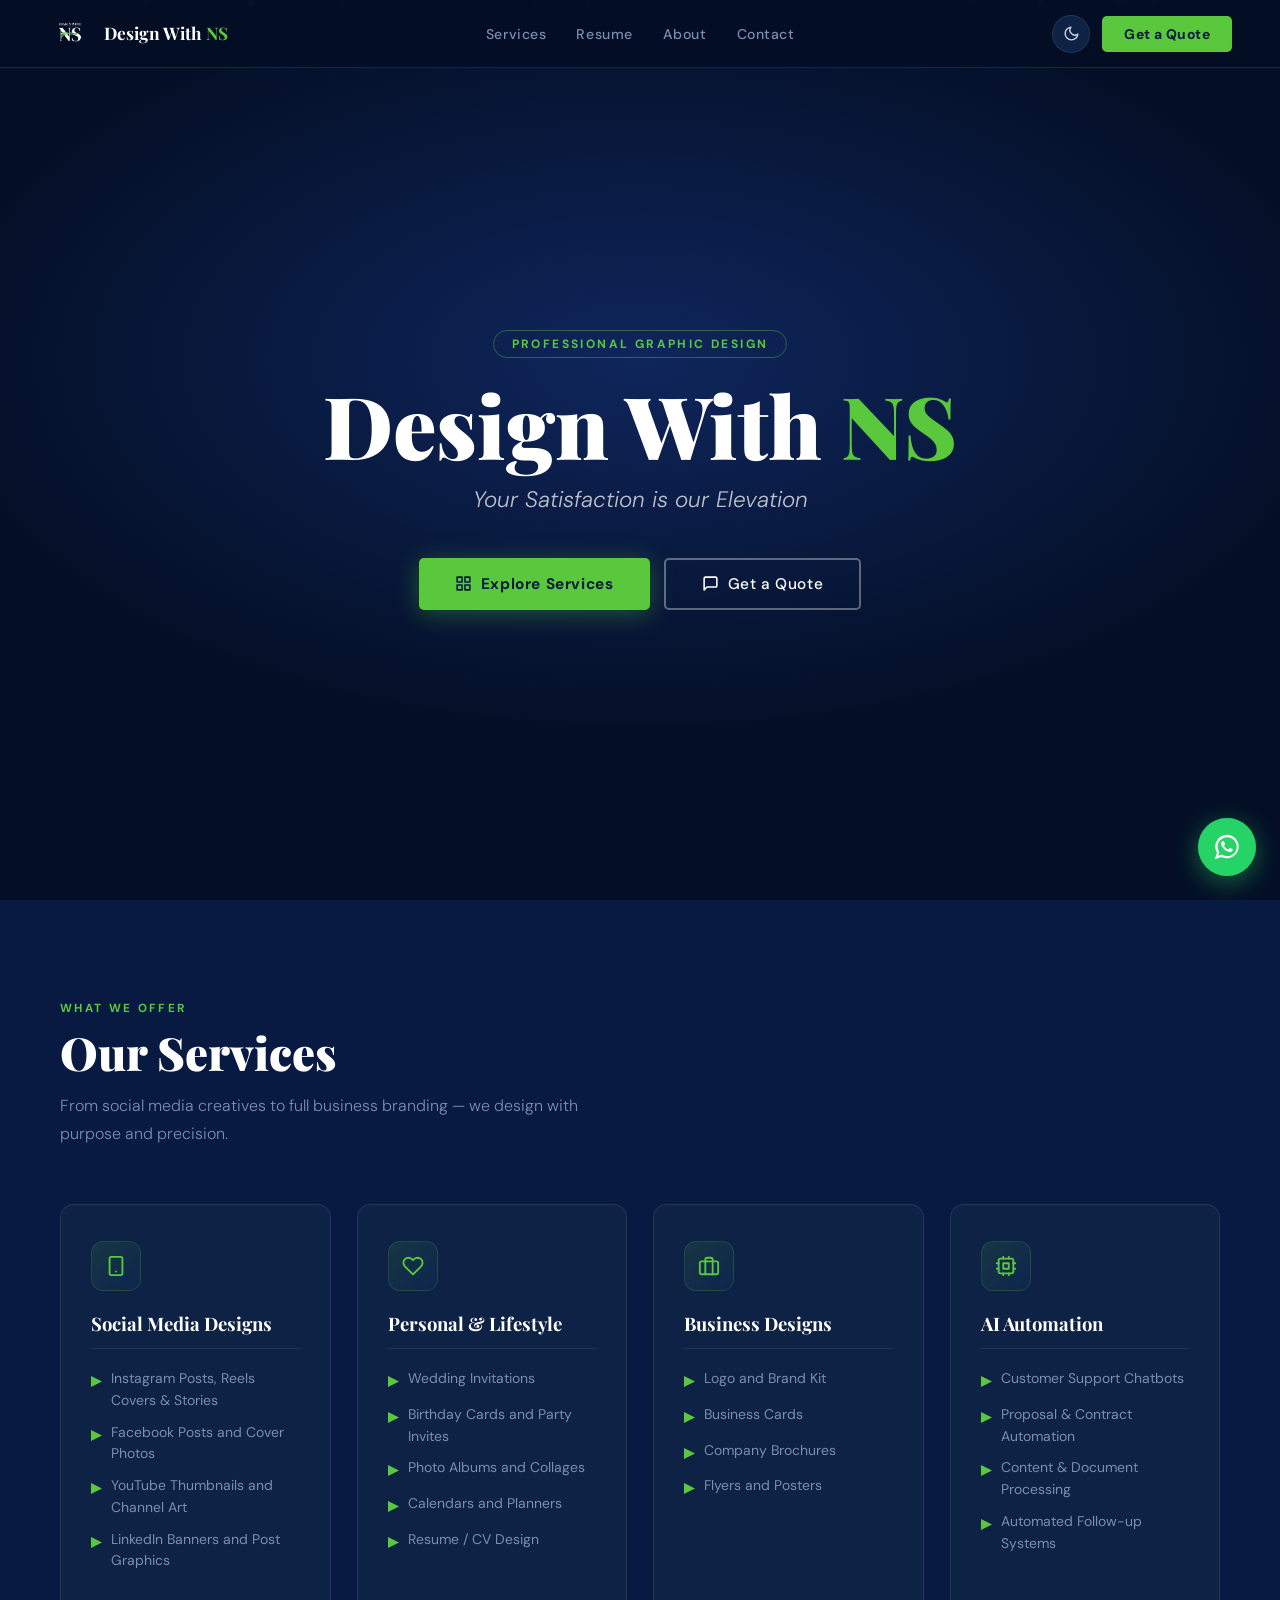
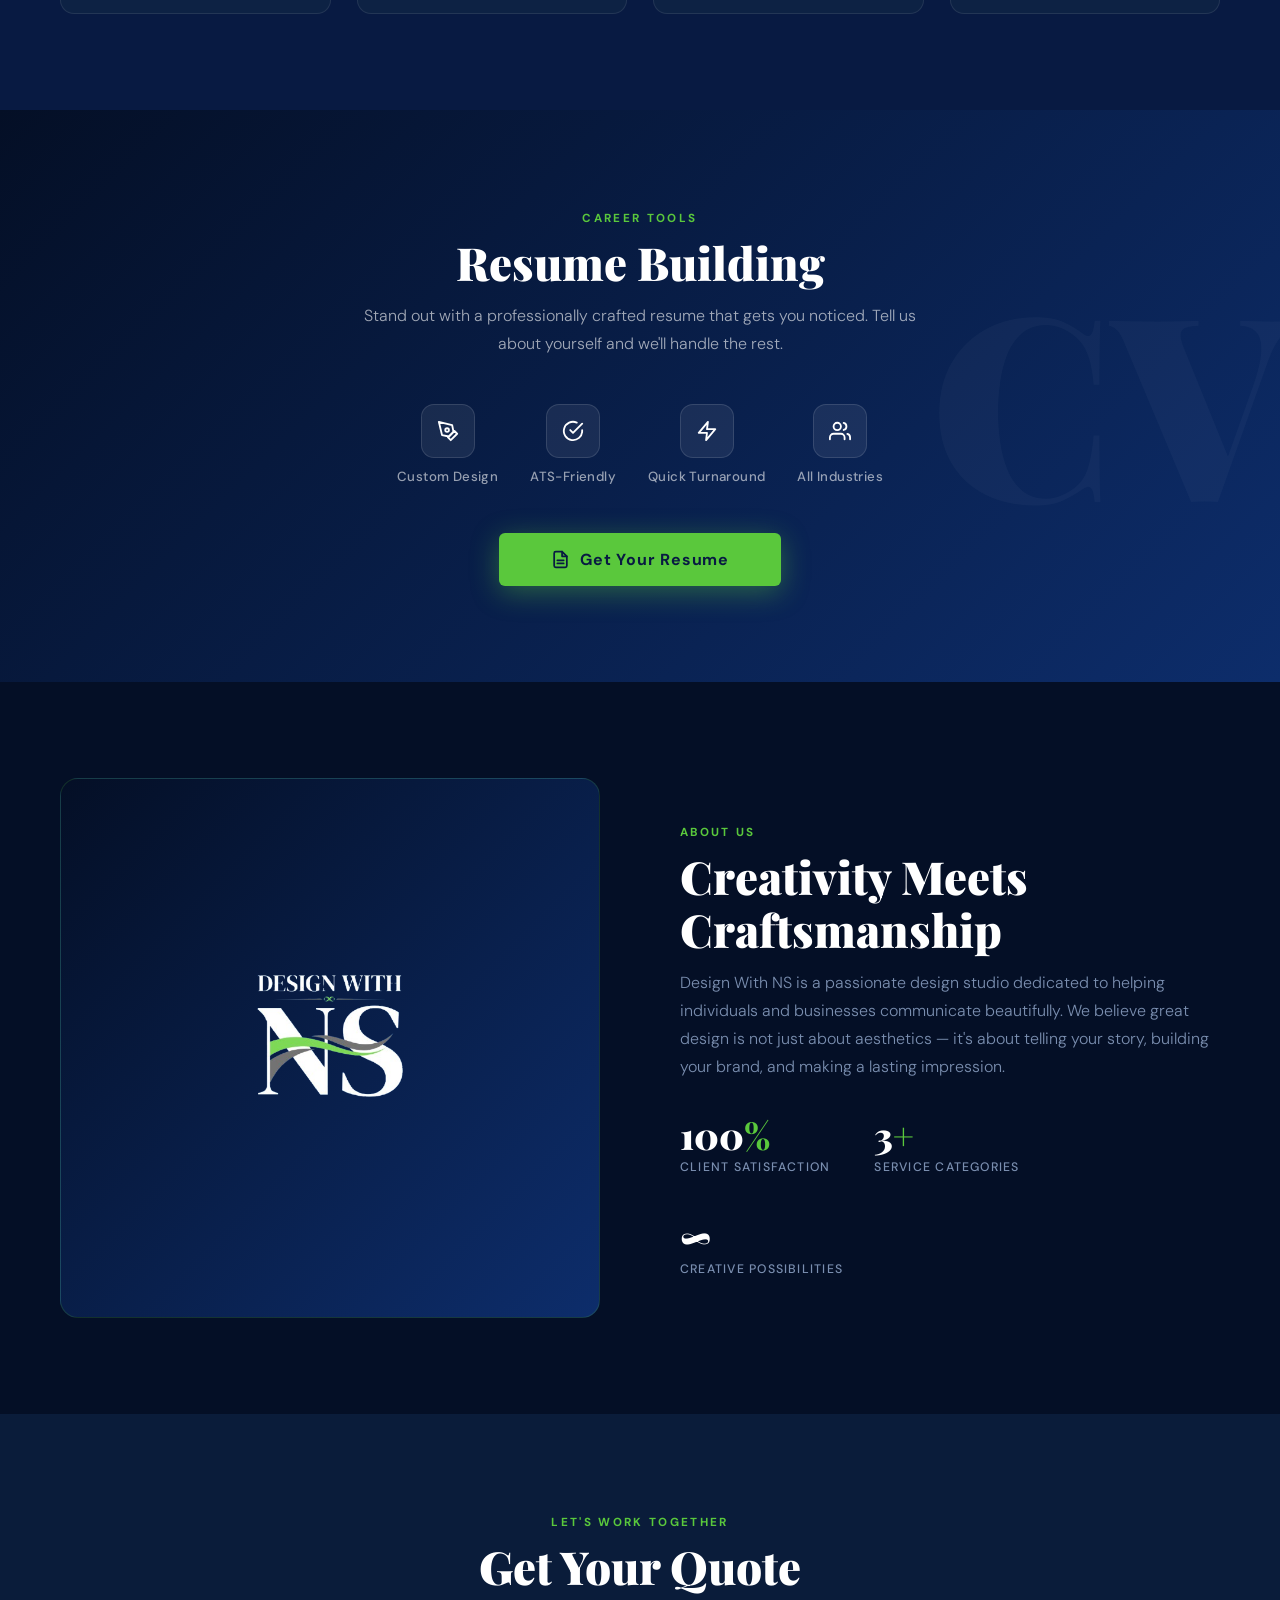
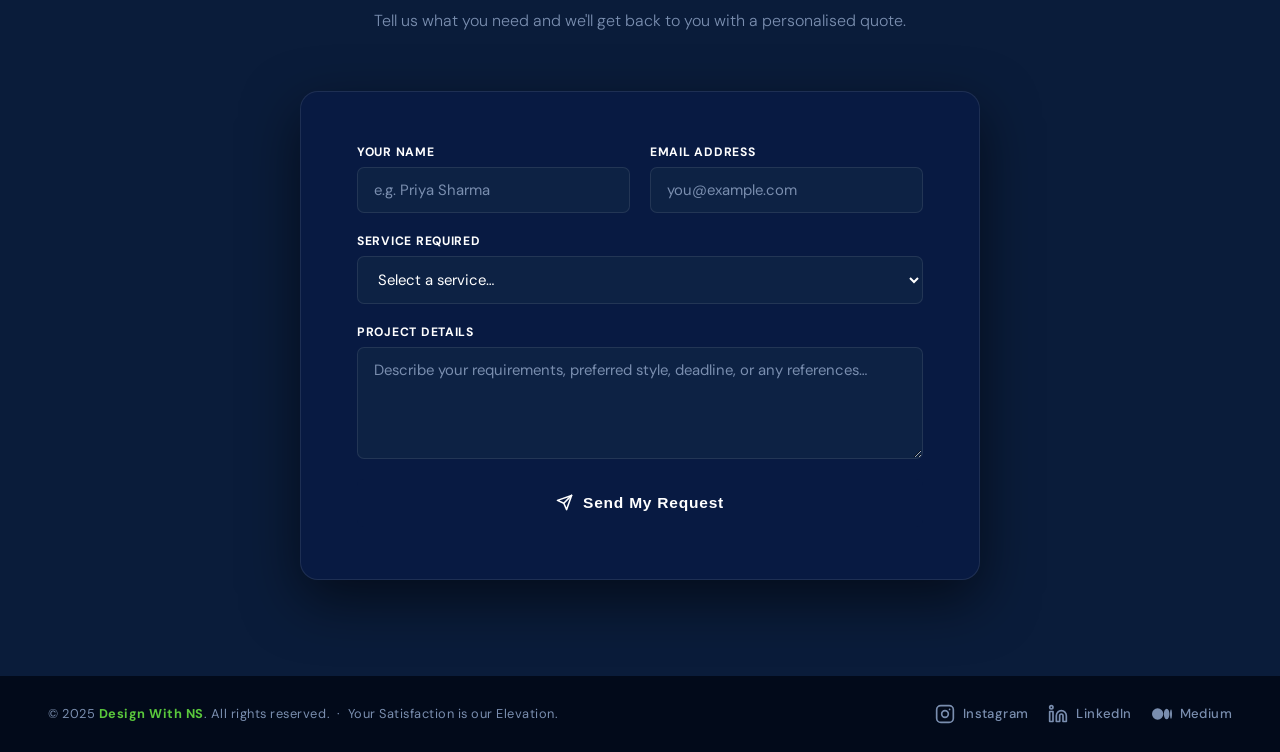
<file: index.html>
<!DOCTYPE html>
<html lang="en" data-theme="dark">
<head>
<meta charset="UTF-8" />
<meta name="viewport" content="width=device-width, initial-scale=1.0" />
<title>Design With NS – Your Satisfaction is our Elevation</title>
<link href="https://fonts.googleapis.com/css2?family=Playfair+Display:wght@700;900&family=DM+Sans:ital,wght@0,300;0,400;0,500;0,600;1,300&display=swap" rel="stylesheet" />
<style>
/* ═══════════════════════════════════════════
   THEME TOKENS
═══════════════════════════════════════════ */
:root {
  --green:      #5ac83c;
  --green-hover:#6edc4f;
  --green-glow: rgba(90,200,60,.35);
  --tt: background .35s ease, color .35s ease, border-color .35s ease, box-shadow .35s ease;
}
[data-theme="dark"] {
  --bg:          #040f26;
  --bg-section:  #081a42;
  --bg-card:     #0d2244;
  --bg-alt:      #0a1c3a;
  --navy-mid:    #163580;
  --border:      rgba(90,200,60,.18);
  --border-soft: rgba(255,255,255,.09);
  --text-h:      #ffffff;
  --text-body:   #c8d3e8;
  --text-muted:  #7a8eaf;
  --nav-bg:      rgba(4,15,38,.93);
  --shadow:      0 20px 56px rgba(0,0,0,.55);
}
[data-theme="light"] {
  --bg:          #f4f6fb;
  --bg-section:  #ffffff;
  --bg-card:     #eef2fb;
  --bg-alt:      #e6eef8;
  --navy-mid:    #163580;
  --border:      rgba(13,45,107,.16);
  --border-soft: rgba(13,45,107,.1);
  --text-h:      #0d2d6b;
  --text-body:   #334466;
  --text-muted:  #6a7fa0;
  --nav-bg:      rgba(244,246,251,.93);
  --shadow:      0 20px 56px rgba(13,45,107,.1);
}

/* ─── Reset ─── */
*,*::before,*::after{box-sizing:border-box;margin:0;padding:0}
html{scroll-behavior:smooth;font-size:16px}
body{font-family:'DM Sans',sans-serif;background:var(--bg);color:var(--text-body);overflow-x:hidden;transition:var(--tt)}
img{max-width:100%;display:block}
a{text-decoration:none}

/* ═══════════════════════════════════════════
   NAV
═══════════════════════════════════════════ */
nav{
  position:fixed;top:0;left:0;right:0;z-index:200;
  display:flex;align-items:center;justify-content:space-between;
  padding:0 48px;height:68px;
  background:var(--nav-bg);backdrop-filter:blur(16px);
  border-bottom:1px solid var(--border);
  transition:var(--tt),box-shadow .3s;
}
.nav-logo{display:flex;align-items:center;gap:12px}
.nav-logo img{height:44px;width:44px;object-fit:contain;border-radius:6px}
.nav-brand{font-family:'Playfair Display',serif;font-size:1.08rem;font-weight:700;color:var(--text-h);line-height:1.2;transition:color .3s}
.nav-brand span{color:var(--green)}
.nav-links{display:flex;gap:30px;list-style:none}
.nav-links a{
  color:var(--text-muted);font-size:.88rem;font-weight:500;
  letter-spacing:.04em;transition:color .2s;padding:4px 0;
  position:relative;
}
.nav-links a::after{
  content:'';position:absolute;bottom:-2px;left:0;right:0;height:2px;
  background:var(--green);transform:scaleX(0);transition:transform .25s;
}
.nav-links a:hover{color:var(--green)}
.nav-links a:hover::after{transform:scaleX(1)}
.nav-right{display:flex;align-items:center;gap:12px}

/* Theme toggle */
.theme-toggle{
  width:38px;height:38px;border-radius:50%;border:1.5px solid var(--border-soft);
  background:var(--bg-card);cursor:pointer;display:flex;align-items:center;
  justify-content:center;transition:all .25s;color:var(--text-body);flex-shrink:0;
}
.theme-toggle:hover{border-color:var(--green);color:var(--green);transform:rotate(18deg)}
.theme-toggle svg{width:17px;height:17px;stroke:currentColor;fill:none;stroke-width:2;stroke-linecap:round;stroke-linejoin:round}
.i-sun,.i-moon{display:none}
[data-theme="dark"] .i-moon{display:block}
[data-theme="light"] .i-sun{display:block}

.nav-cta{
  background:var(--green);color:#081a42;padding:9px 22px;
  border-radius:5px;font-size:.87rem;font-weight:700;
  letter-spacing:.03em;transition:background .2s,transform .15s,box-shadow .2s;white-space:nowrap;
}
.nav-cta:hover{background:var(--green-hover);transform:translateY(-1px);box-shadow:0 4px 16px var(--green-glow)}

/* Hamburger */
.hamburger{display:none;flex-direction:column;gap:5px;cursor:pointer;padding:6px;border:none;background:none}
.hamburger span{display:block;width:22px;height:2px;background:var(--text-h);border-radius:2px;transition:all .3s}
.hamburger.open span:nth-child(1){transform:translateY(7px) rotate(45deg)}
.hamburger.open span:nth-child(2){opacity:0}
.hamburger.open span:nth-child(3){transform:translateY(-7px) rotate(-45deg)}

/* Mobile drawer */
.mobile-nav{
  display:none;position:fixed;top:68px;left:0;right:0;z-index:190;
  background:var(--nav-bg);backdrop-filter:blur(16px);
  border-bottom:1px solid var(--border);
  padding:20px 24px 28px;flex-direction:column;gap:4px;
  animation:slideDown .25s ease;
  transition:var(--tt);
}
.mobile-nav.open{display:flex}
@keyframes slideDown{from{opacity:0;transform:translateY(-10px)}to{opacity:1;transform:translateY(0)}}
.mobile-nav a{padding:12px 8px;color:var(--text-body);font-size:1rem;font-weight:500;border-bottom:1px solid var(--border-soft);transition:color .2s}
.mobile-nav a:hover{color:var(--green)}
.mobile-nav .m-cta{margin-top:16px;background:var(--green);color:#081a42;padding:13px;border-radius:5px;font-weight:700;text-align:center;border-bottom:none}

/* ═══════════════════════════════════════════
   HERO
═══════════════════════════════════════════ */
.hero{
  min-height:100vh;display:flex;align-items:center;justify-content:center;
  position:relative;overflow:hidden;
  padding:120px 48px 80px;text-align:center;
  background:#040f26;
  transition:var(--tt);
}
[data-theme="light"] .hero{background:#ffffff}
.hero-grad{position:absolute;inset:0;pointer-events:none;background:radial-gradient(ellipse 80% 60% at 50% 40%,rgba(22,53,128,.6) 0%,transparent 70%)}
[data-theme="light"] .hero-grad{display:none}
[data-theme="light"] .hero h1{color:var(--text-h)}
[data-theme="light"] .hero-tagline{color:var(--text-muted)}
[data-theme="light"] .hero-eyebrow{color:var(--green);border-color:rgba(90,200,60,.5)}
[data-theme="light"] .btn-outline{border-color:rgba(13,45,107,.35);color:var(--text-h)}
[data-theme="light"] .btn-outline:hover{border-color:var(--green);color:var(--green)}

[data-theme="light"] .hero-particles{display:none}
.hero-particles{position:absolute;inset:0;overflow:hidden;pointer-events:none}
.hero-particles span{position:absolute;border-radius:50%;animation:floatDot linear infinite}
@keyframes floatDot{
  0%{transform:translateY(110vh) scale(0);opacity:0}
  8%{opacity:1}92%{opacity:.4}
  100%{transform:translateY(-15vh) scale(1.1);opacity:0}
}

.hero-content{position:relative;z-index:2;max-width:740px}
.hero-eyebrow{
  display:inline-block;color:var(--green);font-size:.75rem;
  letter-spacing:.2em;font-weight:700;text-transform:uppercase;
  margin-bottom:22px;border:1px solid rgba(90,200,60,.4);
  padding:5px 18px;border-radius:20px;animation:fadeUp .7s .1s both;
}
.hero h1{
  font-family:'Playfair Display',serif;
  font-size:clamp(2.7rem,7vw,5.4rem);
  font-weight:900;color:#fff;line-height:1.05;
  margin-bottom:14px;animation:fadeUp .7s .2s both;
}
.hero h1 .ns{color:var(--green)}
.hero-tagline{
  font-size:clamp(1rem,2.5vw,1.4rem);color:rgba(255,255,255,.72);
  font-style:italic;font-weight:300;margin-bottom:44px;
  animation:fadeUp .7s .3s both;
}
.hero-actions{display:flex;gap:14px;justify-content:center;flex-wrap:wrap;animation:fadeUp .7s .4s both}
@keyframes fadeUp{from{opacity:0;transform:translateY(22px)}to{opacity:1;transform:translateY(0)}}

.btn-primary{
  background:var(--green);color:#081a42;padding:14px 36px;border-radius:5px;
  font-size:.96rem;font-weight:700;letter-spacing:.04em;
  transition:all .22s;box-shadow:0 4px 24px var(--green-glow);
  display:inline-flex;align-items:center;gap:9px;
}
.btn-primary:hover{background:var(--green-hover);transform:translateY(-2px);box-shadow:0 8px 32px rgba(90,200,60,.5)}
.btn-outline{
  border:2px solid rgba(255,255,255,.35);color:#fff;padding:14px 36px;border-radius:5px;
  font-size:.96rem;font-weight:500;letter-spacing:.04em;transition:all .22s;
  display:inline-flex;align-items:center;gap:9px;
}
.btn-outline:hover{border-color:var(--green);color:var(--green);transform:translateY(-2px)}

/* icon sizing in buttons */
.btn-primary svg,.btn-outline svg{width:17px;height:17px;flex-shrink:0;stroke:currentColor;fill:none;stroke-width:2.2;stroke-linecap:round;stroke-linejoin:round}
.btn-primary svg{stroke:#081a42}

/* ═══════════════════════════════════════════
   SHARED
═══════════════════════════════════════════ */
section{padding:96px 48px;transition:var(--tt)}
.section-label{display:inline-block;color:var(--green);font-size:.73rem;font-weight:700;letter-spacing:.2em;text-transform:uppercase;margin-bottom:10px}
.section-title{font-family:'Playfair Display',serif;font-size:clamp(1.85rem,4vw,2.85rem);font-weight:900;color:var(--text-h);line-height:1.15;margin-bottom:14px;transition:color .35s}
.section-sub{color:var(--text-muted);font-size:1rem;font-weight:300;max-width:560px;line-height:1.75}
.section-header{margin-bottom:56px}

/* ═══════════════════════════════════════════
   SERVICES
═══════════════════════════════════════════ */
#services{background:var(--bg-section)}
.services-wrap{max-width:1160px;margin:0 auto}
.services-grid{display:grid;grid-template-columns:repeat(auto-fit,minmax(260px,1fr));gap:26px}
.service-card{
  border:1.5px solid var(--border-soft);border-radius:14px;
  padding:36px 30px;background:var(--bg-card);
  transition:all .3s,var(--tt);position:relative;overflow:hidden;
}
.service-card::after{
  content:'';position:absolute;bottom:0;left:0;right:0;height:3px;
  background:linear-gradient(90deg,var(--green),var(--navy-mid));
  transform:scaleX(0);transform-origin:left;transition:transform .35s;
}
.service-card:hover{border-color:rgba(90,200,60,.4);transform:translateY(-5px);box-shadow:var(--shadow)}
.service-card:hover::after{transform:scaleX(1)}
.svc-icon{
  width:50px;height:50px;border-radius:12px;
  background:linear-gradient(135deg,rgba(90,200,60,.12),rgba(22,53,128,.18));
  border:1px solid var(--border);display:flex;align-items:center;justify-content:center;
  margin-bottom:20px;transition:transform .3s;
}
.service-card:hover .svc-icon{transform:scale(1.1) rotate(-4deg)}
.svc-icon svg{width:22px;height:22px;stroke:var(--green);fill:none;stroke-width:2;stroke-linecap:round;stroke-linejoin:round}
.service-card h3{font-family:'Playfair Display',serif;font-size:1.16rem;font-weight:700;color:var(--text-h);margin-bottom:14px;border-bottom:1.5px solid var(--border-soft);padding-bottom:12px;transition:color .35s}
.service-list{list-style:none}
.service-list li{padding:5px 0;font-size:.875rem;color:var(--text-muted);display:flex;align-items:flex-start;gap:9px;line-height:1.55;transition:color .35s}
.li-arr{flex-shrink:0;margin-top:4px;color:var(--green)}
.li-arr svg{width:11px;height:11px;fill:var(--green)}

/* ═══════════════════════════════════════════
   RESUME — dark mode (base)
═══════════════════════════════════════════ */
#resume{
  background:linear-gradient(135deg,#040f26 0%,#0d2d6b 100%);
  text-align:center;position:relative;overflow:hidden;
}
#resume::before{
  content:'CV';position:absolute;right:-10px;top:50%;transform:translateY(-50%);
  font-family:'Playfair Display',serif;font-size:clamp(7rem,20vw,18rem);font-weight:900;
  color:rgba(255,255,255,.03);line-height:1;pointer-events:none;user-select:none;
}
#resume .section-label{color:var(--green)}
#resume .section-title{color:#ffffff}
#resume .section-sub{color:rgba(255,255,255,.62);margin:0 auto 46px}

.resume-features{display:flex;justify-content:center;gap:32px;flex-wrap:wrap;margin-bottom:48px}
.r-feat{display:flex;flex-direction:column;align-items:center;gap:10px}
.r-feat-icon{
  width:54px;height:54px;border-radius:13px;
  background:rgba(255,255,255,.07);border:1px solid rgba(255,255,255,.12);
  display:flex;align-items:center;justify-content:center;transition:all .3s;
}
.r-feat:hover .r-feat-icon{background:rgba(90,200,60,.2);border-color:rgba(90,200,60,.4);transform:translateY(-4px)}
.r-feat-icon svg{width:22px;height:22px;stroke:#fff;fill:none;stroke-width:2;stroke-linecap:round;stroke-linejoin:round}
.r-feat span{font-size:.83rem;font-weight:500;color:rgba(255,255,255,.58);letter-spacing:.03em}

/* RESUME — light mode overrides */
[data-theme="light"] #resume{background:#ffffff}
[data-theme="light"] #resume::before{color:rgba(13,45,107,.04)}
[data-theme="light"] #resume .section-title{color:var(--text-h)}
[data-theme="light"] #resume .section-sub{color:var(--text-muted)}
[data-theme="light"] .r-feat-icon{background:rgba(13,45,107,.07);border-color:rgba(13,45,107,.15)}
[data-theme="light"] .r-feat-icon svg{stroke:var(--navy-mid)}
[data-theme="light"] .r-feat span{color:var(--text-muted)}

.btn-resume{
  display:inline-flex;align-items:center;gap:10px;
  background:var(--green);color:#081a42;
  padding:16px 52px;border-radius:6px;font-size:1rem;
  font-weight:700;letter-spacing:.05em;
  box-shadow:0 6px 28px rgba(90,200,60,.4);transition:all .22s;
}
.btn-resume svg{width:19px;height:19px;stroke:#081a42;fill:none;stroke-width:2.2;stroke-linecap:round;stroke-linejoin:round}
.btn-resume:hover{background:var(--green-hover);transform:translateY(-3px);box-shadow:0 12px 36px rgba(90,200,60,.55)}

/* ═══════════════════════════════════════════
   ABOUT
═══════════════════════════════════════════ */
#about{background:var(--bg)}
.about-inner{max-width:1160px;margin:0 auto;display:grid;grid-template-columns:1fr 1fr;gap:80px;align-items:center}
.about-visual{
  background:linear-gradient(135deg,#040f26,#0d2d6b);border-radius:18px;
  padding:64px;display:flex;align-items:center;justify-content:center;
  aspect-ratio:1;border:1px solid var(--border);
}
[data-theme="light"] .about-visual{background:#ffffff;border-color:var(--border)}
.about-visual img{max-width:72%}
.about-content .section-sub{margin-bottom:36px;max-width:100%}
.about-stats{display:flex;gap:44px;flex-wrap:wrap}
.stat-num{font-family:'Playfair Display',serif;font-size:2.3rem;font-weight:900;color:var(--text-h);line-height:1;transition:color .35s}
.stat-num em{color:var(--green);font-style:normal}
.stat-label{font-size:.77rem;color:var(--text-muted);font-weight:500;text-transform:uppercase;letter-spacing:.1em;margin-top:5px}

/* ═══════════════════════════════════════════
   QUOTE
═══════════════════════════════════════════ */
#quote{background:var(--bg-alt)}
.quote-wrap{
  max-width:680px;margin:0 auto;
  background:var(--bg-section);border-radius:18px;
  padding:52px 56px;border:1.5px solid var(--border-soft);
  box-shadow:var(--shadow);transition:var(--tt);
}
.form-grid{display:grid;grid-template-columns:1fr 1fr;gap:20px;margin-bottom:20px}
.fg{display:flex;flex-direction:column;gap:7px}
.fg.full{grid-column:1/-1}
.fg label{font-size:.76rem;font-weight:700;color:var(--text-h);letter-spacing:.06em;text-transform:uppercase;transition:color .35s}
.fg input,.fg select,.fg textarea{
  border:1.5px solid var(--border-soft);border-radius:7px;
  padding:12px 16px;font-size:.93rem;font-family:'DM Sans',sans-serif;
  color:var(--text-h);background:var(--bg-card);outline:none;
  transition:border-color .2s,box-shadow .2s,background .35s,color .35s;
}
.fg input:focus,.fg select:focus,.fg textarea:focus{border-color:var(--green);box-shadow:0 0 0 3px rgba(90,200,60,.12)}
.fg input::placeholder,.fg textarea::placeholder{color:var(--text-muted)}
.fg textarea{resize:vertical;min-height:112px}
.fg select option{background:var(--bg-card);color:var(--text-h)}

.btn-quote{
  width:100%;background:#081a42;color:#fff;
  padding:15px;border-radius:7px;font-size:.97rem;
  font-weight:700;letter-spacing:.05em;border:none;cursor:pointer;
  transition:all .22s;margin-top:8px;
  display:flex;align-items:center;justify-content:center;gap:10px;
}
[data-theme="light"] .btn-quote{background:#0d2d6b}
.btn-quote svg{width:17px;height:17px;stroke:#fff;fill:none;stroke-width:2.2;stroke-linecap:round;stroke-linejoin:round}
.btn-quote:hover{background:var(--navy-mid);transform:translateY(-2px);box-shadow:0 8px 28px rgba(13,45,107,.3)}

.form-success{display:none;text-align:center;padding:36px}
.form-success-inner{display:flex;align-items:center;justify-content:center;gap:12px;color:var(--green);font-size:1.05rem;font-weight:600}
.form-success-inner svg{width:26px;height:26px;stroke:var(--green);fill:none;stroke-width:2.2;stroke-linecap:round;stroke-linejoin:round;flex-shrink:0}

/* ═══════════════════════════════════════════
   FOOTER
═══════════════════════════════════════════ */
footer{background:#020a1a;padding:28px 48px}
.footer-inner{
  display:flex;align-items:center;justify-content:space-between;
  flex-wrap:wrap;gap:16px;
}
.footer-copy{color:var(--text-muted);font-size:.8rem;letter-spacing:.04em}
.footer-copy strong{color:var(--green)}
.footer-social{display:flex;align-items:center;gap:20px}
.social-link{
  display:flex;align-items:center;gap:8px;
  color:var(--text-muted);font-size:.82rem;font-weight:500;
  text-decoration:none;transition:color .2s,transform .25s;
  letter-spacing:.03em;
}
.social-link svg{width:20px;height:20px;flex-shrink:0;transition:transform .3s cubic-bezier(.23,1.12,.58,1)}
.social-link:hover{color:var(--green)}
.social-link:hover svg{transform:scale(1.2) rotate(-5deg)}

@media(max-width:600px){
  .footer-inner{flex-direction:column;align-items:center;text-align:center}
  .footer-social{justify-content:center}
}

/* ═══════════════════════════════════════════
   ANIMATIONS
═══════════════════════════════════════════ */
.reveal{opacity:0;transform:translateY(28px);transition:opacity .65s ease,transform .65s ease}
.reveal.visible{opacity:1;transform:translateY(0)}
.reveal-l{opacity:0;transform:translateX(-28px);transition:opacity .65s ease,transform .65s ease}
.reveal-l.visible{opacity:1;transform:translateX(0)}
.reveal-r{opacity:0;transform:translateX(28px);transition:opacity .65s ease,transform .65s ease}
.reveal-r.visible{opacity:1;transform:translateX(0)}

/* stagger siblings */
.stagger .reveal:nth-child(1){transition-delay:.05s}
.stagger .reveal:nth-child(2){transition-delay:.15s}
.stagger .reveal:nth-child(3){transition-delay:.25s}
.stagger .reveal:nth-child(4){transition-delay:.35s}

/* ═══════════════════════════════════════════
   TRENDS
═══════════════════════════════════════════ */
#trends{background:var(--bg)}
.trends-wrap{max-width:1160px;margin:0 auto}
.trends-grid{display:grid;grid-template-columns:repeat(3,1fr);gap:26px}

.trend-card{
  border:1.5px solid var(--border-soft);border-radius:14px;
  padding:38px 32px;background:var(--bg-card);
  transition:all .3s,var(--tt);position:relative;overflow:hidden;
}
.trend-card::after{
  content:'';position:absolute;bottom:0;left:0;right:0;height:3px;
  background:linear-gradient(90deg,var(--green),var(--navy-mid));
  transform:scaleX(0);transform-origin:left;transition:transform .35s;
}
.trend-card:hover{border-color:rgba(90,200,60,.4);transform:translateY(-5px);box-shadow:var(--shadow)}
.trend-card:hover::after{transform:scaleX(1)}
.trend-card:hover .trend-icon{transform:scale(1.1) rotate(-4deg)}

.trend-icon{
  width:50px;height:50px;border-radius:12px;
  background:linear-gradient(135deg,rgba(90,200,60,.12),rgba(22,53,128,.18));
  border:1px solid var(--border);display:flex;align-items:center;justify-content:center;
  margin-bottom:20px;transition:transform .3s;
}
.trend-icon svg{width:22px;height:22px;stroke:var(--green);fill:none;stroke-width:2;stroke-linecap:round;stroke-linejoin:round}

.trend-year{
  display:inline-block;font-size:.7rem;font-weight:700;letter-spacing:.16em;
  text-transform:uppercase;color:var(--green);
  border:1px solid rgba(90,200,60,.3);padding:3px 10px;border-radius:20px;
  margin-bottom:14px;
}
.trend-card h3{
  font-family:'Playfair Display',serif;font-size:1.18rem;font-weight:700;
  color:var(--text-h);margin-bottom:8px;transition:color .35s;
}
.trend-subtitle{
  font-size:.82rem;color:var(--text-muted);font-style:italic;
  margin-bottom:16px;padding-bottom:14px;
  border-bottom:1.5px solid var(--border-soft);line-height:1.5;
}
.trend-items{list-style:none;margin-top:4px}
.trend-items li{
  padding:5px 0;font-size:.875rem;color:var(--text-muted);
  display:flex;align-items:flex-start;gap:9px;line-height:1.55;
  transition:color .35s;
}
.trend-items li .li-arr{flex-shrink:0;margin-top:4px;color:var(--green)}
.trend-items li .li-arr svg{width:11px;height:11px;fill:var(--green)}
.trend-tag{
  display:inline-block;font-size:.7rem;font-weight:600;letter-spacing:.08em;
  text-transform:uppercase;background:rgba(90,200,60,.1);
  color:var(--green);padding:3px 9px;border-radius:4px;margin-bottom:12px;
}

/* ═══════════════════════════════════════════
   WHATSAPP FAB
═══════════════════════════════════════════ */
.whatsapp-fab{
  position:fixed;right:24px;bottom:24px;z-index:250;
  width:58px;height:58px;border-radius:50%;
  background:#25D366;display:flex;align-items:center;justify-content:center;
  box-shadow:0 6px 24px rgba(37,211,102,.45),0 2px 8px rgba(0,0,0,.25);
  transition:transform .28s cubic-bezier(.34,1.56,.64,1),box-shadow .28s ease;
  animation:waFabIn .5s .6s both;
}
.whatsapp-fab svg{width:30px;height:30px;fill:#ffffff}
.whatsapp-fab:hover{
  transform:translateY(-4px) scale(1.08);
  box-shadow:0 10px 32px rgba(37,211,102,.6),0 4px 12px rgba(0,0,0,.3);
}
.whatsapp-fab:active{transform:translateY(-1px) scale(1.02)}
.whatsapp-fab::before{
  content:'';position:absolute;inset:0;border-radius:50%;
  background:#25D366;opacity:.55;
  animation:waPulse 2.4s ease-out infinite;
  z-index:-1;
}
@keyframes waPulse{
  0%{transform:scale(1);opacity:.55}
  100%{transform:scale(1.7);opacity:0}
}
@keyframes waFabIn{
  from{opacity:0;transform:translateY(16px) scale(.7)}
  to{opacity:1;transform:translateY(0) scale(1)}
}
@media(max-width:768px){
  .whatsapp-fab{right:16px;bottom:16px;width:52px;height:52px}
  .whatsapp-fab svg{width:26px;height:26px}
}

/* ═══════════════════════════════════════════
   RESPONSIVE — TABLET ≤1024px
═══════════════════════════════════════════ */
@media(max-width:1024px){
  nav{padding:0 28px}
  section{padding:80px 32px}
  .hero{padding:110px 32px 70px}
  .services-grid{grid-template-columns:repeat(2,1fr)}
  .trends-grid{grid-template-columns:repeat(2,1fr)}
  .about-inner{grid-template-columns:1fr;gap:44px}
  .about-visual{aspect-ratio:auto;padding:44px;max-width:380px;margin:0 auto}
  .quote-wrap{padding:44px 40px}
}

/* ═══════════════════════════════════════════
   RESPONSIVE — MOBILE ≤768px
═══════════════════════════════════════════ */
@media(max-width:768px){
  nav{padding:0 20px;height:60px}
  .nav-links,.nav-cta{display:none}
  .hamburger{display:flex}
  .mobile-nav{top:60px}

  section{padding:64px 20px}
  .hero{padding:90px 20px 56px}
  .hero-actions{flex-direction:column;align-items:center}
  .btn-primary,.btn-outline{width:100%;max-width:300px;justify-content:center}

  .section-header{margin-bottom:40px}
  .services-grid{grid-template-columns:1fr;gap:18px}
  .trends-grid{grid-template-columns:1fr;gap:18px}
  .service-card{padding:26px 22px}

  .resume-features{gap:22px}

  .about-inner{gap:32px}
  .about-visual{padding:30px;max-width:260px}
  .about-stats{gap:26px}

  .quote-wrap{padding:28px 18px}
  .form-grid{grid-template-columns:1fr}

  .contact-strip{padding:30px 20px;gap:18px;flex-direction:column;align-items:flex-start}
  footer{padding:18px 20px}
}

/* ═══════════════════════════════════════════
   THEME LOGO SWITCHING
═══════════════════════════════════════════ */
.logo-dark{display:block}
.logo-light{display:none}
[data-theme="light"] .logo-dark{display:none}
[data-theme="light"] .logo-light{display:block}

/* ═══════════════════════════════════════════
   RESPONSIVE — SMALL MOBILE ≤480px
═══════════════════════════════════════════ */
@media(max-width:480px){
  .hero h1{font-size:2.5rem}
  .resume-features{flex-direction:column;align-items:center}
  .about-stats{flex-direction:column;gap:18px}
  #resume::before{display:none}
}
</style>
</head>
<body>

<!-- ════════════ NAV ════════════ -->
<nav id="mainNav">
  <a href="#home" class="nav-logo">
    <img src="Design_With_NS_Logo_Dark.png" alt="Design With NS" class="logo-dark" />
    <img src="Design_With_NS_Logo.png"      alt="Design With NS" class="logo-light" />
    <div class="nav-brand">Design With <span>NS</span></div>
  </a>

  <ul class="nav-links">
    <li><a href="#services">Services</a></li>
    <li><a href="#resume">Resume</a></li>
    <li><a href="#about">About</a></li>
    <li><a href="#quote">Contact</a></li>
  </ul>

  <div class="nav-right">
    <!-- Day/Night Toggle -->
    <button class="theme-toggle" id="themeToggle" aria-label="Toggle day/night mode">
      <svg class="i-moon" viewBox="0 0 24 24"><path d="M21 12.79A9 9 0 1 1 11.21 3 7 7 0 0 0 21 12.79z"/></svg>
      <svg class="i-sun" viewBox="0 0 24 24">
        <circle cx="12" cy="12" r="5"/>
        <line x1="12" y1="1" x2="12" y2="3"/><line x1="12" y1="21" x2="12" y2="23"/>
        <line x1="4.22" y1="4.22" x2="5.64" y2="5.64"/><line x1="18.36" y1="18.36" x2="19.78" y2="19.78"/>
        <line x1="1" y1="12" x2="3" y2="12"/><line x1="21" y1="12" x2="23" y2="12"/>
        <line x1="4.22" y1="19.78" x2="5.64" y2="18.36"/><line x1="18.36" y1="5.64" x2="19.78" y2="4.22"/>
      </svg>
    </button>
    <a href="#quote" class="nav-cta">Get a Quote</a>
    <button class="hamburger" id="hamburger" aria-label="Toggle menu">
      <span></span><span></span><span></span>
    </button>
  </div>
</nav>

<!-- Mobile Drawer -->
<div class="mobile-nav" id="mobileNav">
  <a href="#services" class="mob-link">Services</a>
  <a href="#resume" class="mob-link">Resume</a>
  <a href="#about" class="mob-link">About</a>
  <a href="#quote" class="mob-link">Contact</a>
  <a href="#quote" class="m-cta mob-link">Get a Quote</a>
</div>

<!-- ════════════ HERO ════════════ -->
<section class="hero" id="home">
  <div class="hero-grad"></div>
  <div class="hero-particles" id="particles"></div>
  <div class="hero-content">
    <div class="hero-eyebrow">Professional Graphic Design</div>
    <h1>Design With <span class="ns">NS</span></h1>
    <p class="hero-tagline">Your Satisfaction is our Elevation</p>
    <div class="hero-actions">
      <a href="#services" class="btn-primary">
        <svg viewBox="0 0 24 24"><rect x="3" y="3" width="7" height="7"/><rect x="14" y="3" width="7" height="7"/><rect x="14" y="14" width="7" height="7"/><rect x="3" y="14" width="7" height="7"/></svg>
        Explore Services
      </a>
      <a href="#quote" class="btn-outline">
        <svg viewBox="0 0 24 24"><path d="M21 15a2 2 0 0 1-2 2H7l-4 4V5a2 2 0 0 1 2-2h14a2 2 0 0 1 2 2z"/></svg>
        Get a Quote
      </a>
    </div>
  </div>
</section>

<!-- ════════════ SERVICES ════════════ -->
<section id="services">
  <div class="services-wrap">
    <div class="section-header reveal">
      <div class="section-label">What We Offer</div>
      <h2 class="section-title">Our Services</h2>
      <p class="section-sub">From social media creatives to full business branding — we design with purpose and precision.</p>
    </div>

    <div class="services-grid stagger">

      <div class="service-card reveal">
        <div class="svc-icon">
          <svg viewBox="0 0 24 24"><rect x="5" y="2" width="14" height="20" rx="2"/><line x1="12" y1="18" x2="12.01" y2="18"/></svg>
        </div>
        <h3>Social Media Designs</h3>
        <ul class="service-list">
          <li><span class="li-arr"><svg viewBox="0 0 6 6"><polygon points="0,0 6,3 0,6"/></svg></span>Instagram Posts, Reels Covers &amp; Stories</li>
          <li><span class="li-arr"><svg viewBox="0 0 6 6"><polygon points="0,0 6,3 0,6"/></svg></span>Facebook Posts and Cover Photos</li>
          <li><span class="li-arr"><svg viewBox="0 0 6 6"><polygon points="0,0 6,3 0,6"/></svg></span>YouTube Thumbnails and Channel Art</li>
          <li><span class="li-arr"><svg viewBox="0 0 6 6"><polygon points="0,0 6,3 0,6"/></svg></span>LinkedIn Banners and Post Graphics</li>
        </ul>
      </div>

      <div class="service-card reveal">
        <div class="svc-icon">
          <svg viewBox="0 0 24 24"><path d="M20.84 4.61a5.5 5.5 0 0 0-7.78 0L12 5.67l-1.06-1.06a5.5 5.5 0 0 0-7.78 7.78l1.06 1.06L12 21.23l7.78-7.78 1.06-1.06a5.5 5.5 0 0 0 0-7.78z"/></svg>
        </div>
        <h3>Personal &amp; Lifestyle</h3>
        <ul class="service-list">
          <li><span class="li-arr"><svg viewBox="0 0 6 6"><polygon points="0,0 6,3 0,6"/></svg></span>Wedding Invitations</li>
          <li><span class="li-arr"><svg viewBox="0 0 6 6"><polygon points="0,0 6,3 0,6"/></svg></span>Birthday Cards and Party Invites</li>
          <li><span class="li-arr"><svg viewBox="0 0 6 6"><polygon points="0,0 6,3 0,6"/></svg></span>Photo Albums and Collages</li>
          <li><span class="li-arr"><svg viewBox="0 0 6 6"><polygon points="0,0 6,3 0,6"/></svg></span>Calendars and Planners</li>
          <li><span class="li-arr"><svg viewBox="0 0 6 6"><polygon points="0,0 6,3 0,6"/></svg></span>Resume / CV Design</li>
        </ul>
      </div>

      <div class="service-card reveal">
        <div class="svc-icon">
          <svg viewBox="0 0 24 24"><rect x="2" y="7" width="20" height="14" rx="2"/><path d="M16 21V5a2 2 0 0 0-2-2h-4a2 2 0 0 0-2 2v16"/></svg>
        </div>
        <h3>Business Designs</h3>
        <ul class="service-list">
          <li><span class="li-arr"><svg viewBox="0 0 6 6"><polygon points="0,0 6,3 0,6"/></svg></span>Logo and Brand Kit</li>
          <li><span class="li-arr"><svg viewBox="0 0 6 6"><polygon points="0,0 6,3 0,6"/></svg></span>Business Cards</li>
          <li><span class="li-arr"><svg viewBox="0 0 6 6"><polygon points="0,0 6,3 0,6"/></svg></span>Company Brochures</li>
          <li><span class="li-arr"><svg viewBox="0 0 6 6"><polygon points="0,0 6,3 0,6"/></svg></span>Flyers and Posters</li>
        </ul>
      </div>

      <div class="service-card reveal">
        <div class="svc-icon">
          <svg viewBox="0 0 24 24"><rect x="9" y="9" width="6" height="6"/><path d="M9 2v2M15 2v2M9 20v2M15 20v2M2 9h2M2 15h2M20 9h2M20 15h2"/><rect x="4" y="4" width="16" height="16" rx="2"/></svg>
        </div>
        <h3>AI Automation</h3>
        <ul class="service-list">
          <li><span class="li-arr"><svg viewBox="0 0 6 6"><polygon points="0,0 6,3 0,6"/></svg></span>Customer Support Chatbots</li>
          <li><span class="li-arr"><svg viewBox="0 0 6 6"><polygon points="0,0 6,3 0,6"/></svg></span>Proposal &amp; Contract Automation</li>
          <li><span class="li-arr"><svg viewBox="0 0 6 6"><polygon points="0,0 6,3 0,6"/></svg></span>Content &amp; Document Processing</li>
          <li><span class="li-arr"><svg viewBox="0 0 6 6"><polygon points="0,0 6,3 0,6"/></svg></span>Automated Follow-up Systems</li>
        </ul>
      </div>

    </div>
  </div>
</section>

<!-- ════════════ RESUME ════════════ -->
<section id="resume">
  <div style="position:relative;z-index:2">
    <div class="section-label reveal">Career Tools</div>
    <h2 class="section-title reveal">Resume Building</h2>
    <p class="section-sub reveal" style="margin:0 auto 46px">
      Stand out with a professionally crafted resume that gets you noticed. Tell us about yourself and we'll handle the rest.
    </p>

    <div class="resume-features stagger">
      <div class="r-feat reveal">
        <div class="r-feat-icon">
          <svg viewBox="0 0 24 24"><path d="M12 19l7-7 3 3-7 7-3-3z"/><path d="M18 13l-1.5-7.5L2 2l3.5 14.5L13 18l5-5z"/><circle cx="11" cy="11" r="2"/></svg>
        </div>
        <span>Custom Design</span>
      </div>
      <div class="r-feat reveal">
        <div class="r-feat-icon">
          <svg viewBox="0 0 24 24"><path d="M22 11.08V12a10 10 0 1 1-5.93-9.14"/><polyline points="22 4 12 14.01 9 11.01"/></svg>
        </div>
        <span>ATS-Friendly</span>
      </div>
      <div class="r-feat reveal">
        <div class="r-feat-icon">
          <svg viewBox="0 0 24 24"><polygon points="13 2 3 14 12 14 11 22 21 10 12 10 13 2"/></svg>
        </div>
        <span>Quick Turnaround</span>
      </div>
      <div class="r-feat reveal">
        <div class="r-feat-icon">
          <svg viewBox="0 0 24 24"><path d="M17 21v-2a4 4 0 0 0-4-4H5a4 4 0 0 0-4 4v2"/><circle cx="9" cy="7" r="4"/><path d="M23 21v-2a4 4 0 0 0-3-3.87"/><path d="M16 3.13a4 4 0 0 1 0 7.75"/></svg>
        </div>
        <span>All Industries</span>
      </div>
    </div>

    <a href="https://docs.google.com/forms/d/e/1FAIpQLScu3TdtbRWjVq7Zvr9dYx7VO1sENXJidSBub2mKws3Nh28nWQ/viewform?usp=sharing&ouid=104419270268078942259"
       target="_blank" rel="noopener" class="btn-resume reveal">
      <svg viewBox="0 0 24 24"><path d="M14 2H6a2 2 0 0 0-2 2v16a2 2 0 0 0 2 2h12a2 2 0 0 0 2-2V8z"/><polyline points="14 2 14 8 20 8"/><line x1="16" y1="13" x2="8" y2="13"/><line x1="16" y1="17" x2="8" y2="17"/></svg>
      Get Your Resume
    </a>
  </div>
</section>

<!-- ════════════ ABOUT ════════════ -->
<section id="about">
  <div class="about-inner">
    <div class="about-visual reveal-l">
      <img src="Design_With_NS_Logo_Dark.png" alt="Design With NS Logo" class="logo-dark" />
      <img src="Design_With_NS_Logo.png"      alt="Design With NS Logo" class="logo-light" />
    </div>
    <div class="reveal-r">
      <div class="section-label">About Us</div>
      <h2 class="section-title">Creativity Meets<br/>Craftsmanship</h2>
      <p class="section-sub" style="margin-bottom:36px">
        Design With NS is a passionate design studio dedicated to helping individuals and businesses communicate beautifully. We believe great design is not just about aesthetics — it's about telling your story, building your brand, and making a lasting impression.
      </p>
      <div class="about-stats">
        <div>
          <div class="stat-num">100<em>%</em></div>
          <div class="stat-label">Client Satisfaction</div>
        </div>
        <div>
          <div class="stat-num">3<em>+</em></div>
          <div class="stat-label">Service Categories</div>
        </div>
        <div>
          <div class="stat-num">&#x221E;</div>
          <div class="stat-label">Creative Possibilities</div>
        </div>
      </div>
    </div>
  </div>
</section>

<!-- ════════════ QUOTE FORM ════════════ -->
<section id="quote">
  <div style="max-width:1160px;margin:0 auto">
    <div class="section-header reveal" style="text-align:center">
      <div class="section-label">Let's Work Together</div>
      <h2 class="section-title">Get Your Quote</h2>
      <p class="section-sub" style="margin:0 auto">Tell us what you need and we'll get back to you with a personalised quote.</p>
    </div>
    <div class="quote-wrap reveal">
      <form id="quoteForm">
        <div class="form-grid">
          <div class="fg">
            <label for="fname">Your Name</label>
            <input type="text" id="fname" placeholder="e.g. Priya Sharma" required />
          </div>
          <div class="fg">
            <label for="femail">Email Address</label>
            <input type="email" id="femail" placeholder="you@example.com" required />
          </div>
          <div class="fg full">
            <label for="fservice">Service Required</label>
            <select id="fservice" required>
              <option value="" disabled selected>Select a service…</option>
              <optgroup label="Social Media Designs">
                <option>Instagram Posts / Reels / Stories</option>
                <option>Facebook Posts &amp; Cover Photos</option>
                <option>YouTube Thumbnails &amp; Channel Art</option>
                <option>LinkedIn Banners &amp; Post Graphics</option>
              </optgroup>
              <optgroup label="Personal &amp; Lifestyle">
                <option>Wedding Invitations</option>
                <option>Birthday Cards &amp; Party Invites</option>
                <option>Photo Albums &amp; Collages</option>
                <option>Calendars &amp; Planners</option>
                <option>Resume / CV Design</option>
              </optgroup>
              <optgroup label="Business Designs">
                <option>Logo &amp; Brand Kit</option>
                <option>Business Cards</option>
                <option>Company Brochures</option>
                <option>Flyers &amp; Posters</option>
              </optgroup>
            </select>
          </div>
          <div class="fg full">
            <label for="fmessage">Project Details</label>
            <textarea id="fmessage" placeholder="Describe your requirements, preferred style, deadline, or any references…"></textarea>
          </div>
        </div>
        <button type="submit" class="btn-quote">
          <svg viewBox="0 0 24 24"><line x1="22" y1="2" x2="11" y2="13"/><polygon points="22 2 15 22 11 13 2 9 22 2"/></svg>
          Send My Request
        </button>
      </form>
      <div class="form-success" id="formSuccess">
        <div class="form-success-inner">
          <svg viewBox="0 0 24 24"><path d="M22 11.08V12a10 10 0 1 1-5.93-9.14"/><polyline points="22 4 12 14.01 9 11.01"/></svg>
          Thank you! Your request has been sent. We'll be in touch shortly.
        </div>
      </div>
    </div>
  </div>
</section>

<!-- ════════════ FOOTER ════════════ -->
<footer>
  <div class="footer-inner">
    <div class="footer-copy">
      &copy; 2025 <strong>Design With NS</strong>. All rights reserved. &nbsp;&middot;&nbsp; Your Satisfaction is our Elevation.
    </div>
    <div class="footer-social">
      <!-- Instagram -->
      <a href="https://www.instagram.com/design.with.ns/" target="_blank" rel="noopener" aria-label="Instagram" class="social-link">
        <svg viewBox="0 0 24 24" fill="none" stroke="currentColor" stroke-width="2" stroke-linecap="round" stroke-linejoin="round">
          <rect x="2" y="2" width="20" height="20" rx="5" ry="5"/>
          <circle cx="12" cy="12" r="4"/>
          <circle cx="17.5" cy="6.5" r="1" fill="currentColor" stroke="none"/>
        </svg>
        <span>Instagram</span>
      </a>
      <!-- LinkedIn -->
      <a href="https://www.linkedin.com/company/design-with-ns/" target="_blank" rel="noopener" aria-label="LinkedIn" class="social-link">
        <svg viewBox="0 0 24 24" fill="none" stroke="currentColor" stroke-width="2" stroke-linecap="round" stroke-linejoin="round">
          <path d="M16 8a6 6 0 0 1 6 6v7h-4v-7a2 2 0 0 0-2-2 2 2 0 0 0-2 2v7h-4v-7a6 6 0 0 1 6-6z"/>
          <rect x="2" y="9" width="4" height="12"/>
          <circle cx="4" cy="4" r="2"/>
        </svg>
        <span>LinkedIn</span>
      </a>
      <!-- Medium -->
      <a href="https://medium.com/@designwithns715" target="_blank" rel="noopener" aria-label="Medium" class="social-link">
        <svg viewBox="0 0 24 24" fill="currentColor" stroke="none">
          <path d="M13.54 12a6.8 6.8 0 0 1-6.77 6.82A6.8 6.8 0 0 1 0 12a6.8 6.8 0 0 1 6.77-6.82A6.8 6.8 0 0 1 13.54 12zm7.42 0c0 3.54-1.51 6.42-3.38 6.42-1.87 0-3.39-2.88-3.39-6.42s1.52-6.42 3.39-6.42 3.38 2.87 3.38 6.42zM24 12c0 3.17-.53 5.75-1.19 5.75-.66 0-1.19-2.58-1.19-5.75s.53-5.75 1.19-5.75C23.47 6.25 24 8.83 24 12z"/>
        </svg>
        <span>Medium</span>
      </a>
    </div>
  </div>
</footer>

<!-- ════════════ WHATSAPP FAB ════════════ -->
<a href="https://wa.me/919443128360?text=Hi%20Design%20With%20NS%2C%20I%27d%20like%20to%20know%20more%20about%20your%20services."
   target="_blank" rel="noopener" class="whatsapp-fab" aria-label="Chat with us on WhatsApp">
  <svg viewBox="0 0 32 32"><path d="M16.001 3C9.096 3 3.5 8.596 3.5 15.5c0 2.36.653 4.566 1.786 6.452L3 29l7.213-2.243A12.42 12.42 0 0 0 16.001 28C22.906 28 28.5 22.404 28.5 15.5S22.906 3 16.001 3zm0 22.688a10.13 10.13 0 0 1-5.166-1.417l-.37-.22-3.83 1.192 1.22-3.727-.242-.383a10.13 10.13 0 0 1-1.613-5.433c0-5.615 4.573-10.188 10.188-10.188 5.615 0 10.188 4.573 10.188 10.188s-4.573 9.988-10.188 9.988zm5.579-7.62c-.306-.153-1.81-.893-2.09-.994-.28-.102-.484-.153-.688.153-.204.306-.79.994-.968 1.198-.178.204-.357.23-.663.077-.306-.153-1.293-.477-2.463-1.52-.911-.812-1.526-1.815-1.705-2.121-.178-.306-.019-.472.134-.624.138-.137.306-.357.459-.535.153-.178.204-.306.306-.51.102-.204.051-.383-.026-.535-.077-.153-.688-1.658-.943-2.271-.248-.596-.5-.516-.688-.526-.178-.009-.382-.011-.586-.011-.204 0-.535.077-.815.383-.28.306-1.068 1.044-1.068 2.548 0 1.504 1.093 2.958 1.245 3.163.153.204 2.15 3.283 5.208 4.604.727.314 1.294.501 1.737.641.73.232 1.393.199 1.918.121.585-.087 1.81-.74 2.065-1.454.255-.714.255-1.325.178-1.454-.076-.128-.28-.204-.586-.357z"/></svg>
</a>

<script>
/* ── Theme ── */
const root = document.documentElement;
const themeBtn = document.getElementById('themeToggle');
const saved = localStorage.getItem('dns-theme');
if (saved) root.setAttribute('data-theme', saved);

themeBtn.addEventListener('click', () => {
  const next = root.getAttribute('data-theme') === 'dark' ? 'light' : 'dark';
  root.setAttribute('data-theme', next);
  localStorage.setItem('dns-theme', next);
});

/* ── Hamburger ── */
const hbg = document.getElementById('hamburger');
const mNav = document.getElementById('mobileNav');
hbg.addEventListener('click', () => {
  hbg.classList.toggle('open');
  mNav.classList.toggle('open');
});
document.querySelectorAll('.mob-link').forEach(l => {
  l.addEventListener('click', () => { hbg.classList.remove('open'); mNav.classList.remove('open'); });
});

/* ── Particles ── */
const pc = document.getElementById('particles');
for (let i = 0; i < 20; i++) {
  const s = document.createElement('span');
  const sz = Math.random() * 5 + 2;
  s.style.cssText = `width:${sz}px;height:${sz}px;left:${Math.random()*100}%;`
    + `background:${Math.random()>.5?'rgba(90,200,60,.5)':'rgba(255,255,255,.16)'};`
    + `animation-duration:${Math.random()*12+9}s;animation-delay:${Math.random()*12}s;`;
  pc.appendChild(s);
}

/* ── Scroll Reveal ── */
const obs = new IntersectionObserver(es => {
  es.forEach(e => { if (e.isIntersecting) e.target.classList.add('visible'); });
}, { threshold: 0.1 });
document.querySelectorAll('.reveal,.reveal-l,.reveal-r').forEach(el => obs.observe(el));

/* ── Quote Form ── */
document.getElementById('quoteForm').addEventListener('submit', function(e) {
  e.preventDefault();
  const n = document.getElementById('fname').value;
  const em = document.getElementById('femail').value;
  const sv = document.getElementById('fservice').value;
  const msg = document.getElementById('fmessage').value;
  const sub = encodeURIComponent('Design With NS – Quote Request: ' + sv);
  const bd  = encodeURIComponent('Name: '+n+'\nEmail: '+em+'\nService: '+sv+'\n\nDetails:\n'+msg);
  window.location.href = `mailto:designwithns715@gmail.com?subject=${sub}&body=${bd}`;
  this.style.display = 'none';
  document.getElementById('formSuccess').style.display = 'block';
});

/* ── Nav shadow on scroll ── */
window.addEventListener('scroll', () => {
  document.getElementById('mainNav').style.boxShadow =
    window.scrollY > 20 ? '0 4px 24px rgba(0,0,0,.28)' : 'none';
}, { passive: true });
</script>
</body>
</html>
</file>
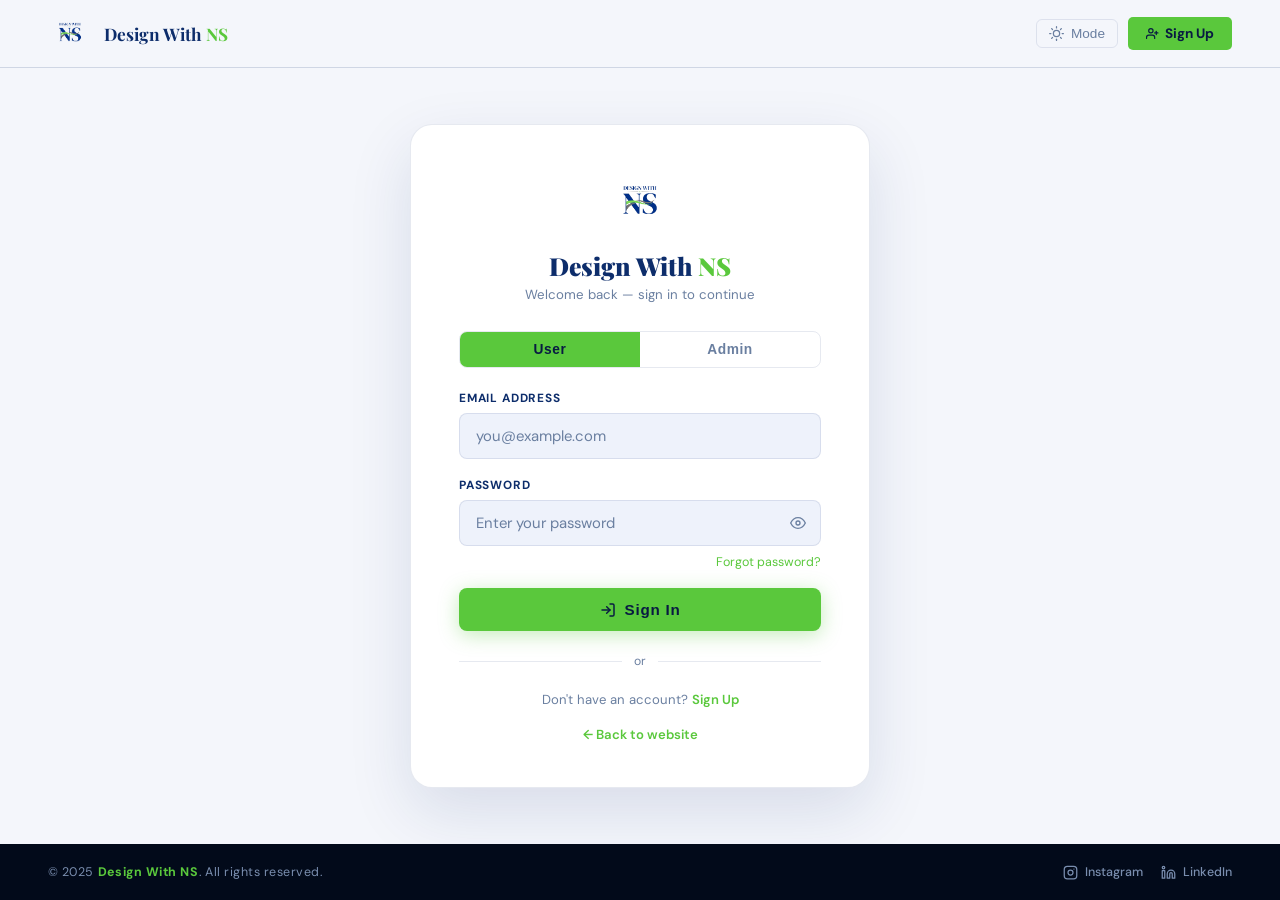
<file: admin.html>
<!DOCTYPE html>
<html lang="en">
<head>
<meta charset="UTF-8"/>
<meta name="viewport" content="width=device-width, initial-scale=1.0"/>
<title>Admin Dashboard – Design With NS</title>
<link href="https://fonts.googleapis.com/css2?family=Playfair+Display:wght@700;900&family=DM+Sans:wght@300;400;500;600;700&display=swap" rel="stylesheet"/>
<style>
:root{--green:#5ac83c;--green-hover:#6edc4f;--green-glow:rgba(90,200,60,.3);--tt:background .3s,color .3s,border-color .3s;}
[data-theme="dark"]{
  --bg:#040f26;--bg2:#081a42;--bg3:#0d2244;--bg4:#0a1c3a;
  --border:rgba(90,200,60,.15);--bs:rgba(255,255,255,.07);
  --th:#ffffff;--tb:#c8d3e8;--tm:#7a8eaf;
  --nav:rgba(4,15,38,.96);--shadow:0 8px 32px rgba(0,0,0,.5);
  --red:#e05555;--red-bg:rgba(220,50,50,.1);--red-b:rgba(220,50,50,.25);
  --yellow:#e0c030;--yellow-bg:rgba(224,192,48,.1);--yellow-b:rgba(224,192,48,.25);
  --blue:#4fa3e0;--blue-bg:rgba(79,163,224,.1);--blue-b:rgba(79,163,224,.25);
}
[data-theme="light"]{
  --bg:#f0f4fb;--bg2:#ffffff;--bg3:#e8eef8;--bg4:#dde6f5;
  --border:rgba(13,45,107,.14);--bs:rgba(13,45,107,.08);
  --th:#0d2d6b;--tb:#334466;--tm:#6a7fa0;
  --nav:rgba(255,255,255,.96);--shadow:0 8px 32px rgba(13,45,107,.1);
  --red:#c0392b;--red-bg:rgba(192,57,43,.08);--red-b:rgba(192,57,43,.2);
  --yellow:#b8860b;--yellow-bg:rgba(184,134,11,.08);--yellow-b:rgba(184,134,11,.2);
  --blue:#1a6fa8;--blue-bg:rgba(26,111,168,.08);--blue-b:rgba(26,111,168,.2);
}

*,*::before,*::after{box-sizing:border-box;margin:0;padding:0}
html{font-size:15px;scroll-behavior:smooth}
body{font-family:'DM Sans',sans-serif;background:var(--bg);color:var(--tb);display:flex;min-height:100vh;transition:var(--tt);overflow-x:hidden}
a{text-decoration:none}
button{font-family:'DM Sans',sans-serif;cursor:pointer}
input,textarea,select{font-family:'DM Sans',sans-serif}

/* ═══════════ SIDEBAR ═══════════ */
.sidebar{
  width:240px;min-height:100vh;background:var(--bg2);
  border-right:1px solid var(--bs);display:flex;flex-direction:column;
  position:fixed;top:0;left:0;z-index:100;transition:var(--tt),transform .3s;
}
.sb-logo{display:flex;align-items:center;gap:10px;padding:20px 20px 16px;border-bottom:1px solid var(--bs)}
.sb-logo img{height:38px;width:38px;object-fit:contain;border-radius:6px}
.sb-brand{font-family:'Playfair Display',serif;font-size:.95rem;font-weight:700;color:var(--th);line-height:1.2}
.sb-brand span{color:var(--green)}
.logo-dark{display:block}.logo-light{display:none}
[data-theme="light"] .logo-dark{display:none}[data-theme="light"] .logo-light{display:block}

.sb-admin-badge{margin:12px 16px;padding:8px 12px;background:rgba(90,200,60,.08);border:1px solid rgba(90,200,60,.2);border-radius:8px;display:flex;align-items:center;gap:8px;font-size:.75rem;font-weight:600;color:var(--green)}
.sb-admin-badge svg{width:13px;height:13px;stroke:var(--green);fill:none;stroke-width:2;stroke-linecap:round;stroke-linejoin:round;flex-shrink:0}

.sb-nav{flex:1;padding:8px 12px;display:flex;flex-direction:column;gap:2px}
.sb-nav-section{font-size:.65rem;font-weight:700;letter-spacing:.14em;text-transform:uppercase;color:var(--tm);padding:12px 8px 6px;margin-top:4px}
.sb-link{display:flex;align-items:center;gap:10px;padding:9px 12px;border-radius:8px;color:var(--tm);font-size:.85rem;font-weight:500;transition:all .2s;cursor:pointer;border:none;background:none;width:100%;text-align:left}
.sb-link svg{width:16px;height:16px;stroke:currentColor;fill:none;stroke-width:2;stroke-linecap:round;stroke-linejoin:round;flex-shrink:0}
.sb-link:hover{background:var(--bg3);color:var(--th)}
.sb-link.active{background:rgba(90,200,60,.12);color:var(--green);font-weight:600}
.sb-link.active svg{stroke:var(--green)}

.sb-footer{padding:14px 16px;border-top:1px solid var(--bs);display:flex;flex-direction:column;gap:8px}
.sb-mode{display:flex;align-items:center;gap:8px;padding:8px 10px;border-radius:7px;border:1px solid var(--bs);background:none;color:var(--tm);font-size:.8rem;font-weight:500;transition:all .2s;width:100%}
.sb-mode:hover{color:var(--green);border-color:var(--green)}
.sb-mode svg{width:14px;height:14px;stroke:currentColor;fill:none;stroke-width:2;stroke-linecap:round;stroke-linejoin:round}
.i-sun,.i-moon{display:none}
[data-theme="dark"] .i-moon{display:block}[data-theme="light"] .i-sun{display:block}
.sb-logout{display:flex;align-items:center;gap:8px;padding:8px 10px;border-radius:7px;border:1px solid var(--red-b);background:var(--red-bg);color:var(--red);font-size:.8rem;font-weight:600;transition:all .2s;width:100%}
.sb-logout:hover{opacity:.8}
.sb-logout svg{width:14px;height:14px;stroke:currentColor;fill:none;stroke-width:2;stroke-linecap:round;stroke-linejoin:round}

/* ═══════════ MAIN ═══════════ */
.main{margin-left:240px;flex:1;display:flex;flex-direction:column;min-height:100vh}

/* ═══════════ TOPBAR ═══════════ */
.topbar{
  height:62px;background:var(--nav);backdrop-filter:blur(12px);
  border-bottom:1px solid var(--bs);padding:0 28px;
  display:flex;align-items:center;justify-content:space-between;
  position:sticky;top:0;z-index:50;transition:var(--tt);
}
.topbar-title{font-family:'Playfair Display',serif;font-size:1.2rem;font-weight:700;color:var(--th)}
.topbar-title span{color:var(--green);font-size:.8rem;font-family:'DM Sans',sans-serif;font-weight:500;margin-left:8px;vertical-align:middle}
.topbar-right{display:flex;align-items:center;gap:12px}
.topbar-time{font-size:.78rem;color:var(--tm)}
.btn-visit{display:inline-flex;align-items:center;gap:6px;background:var(--green);color:#081a42;padding:7px 16px;border-radius:5px;font-size:.8rem;font-weight:700;transition:all .2s;border:none}
.btn-visit:hover{background:var(--green-hover);transform:translateY(-1px)}
.btn-visit svg{width:13px;height:13px;stroke:#081a42;fill:none;stroke-width:2.2;stroke-linecap:round;stroke-linejoin:round}
.hamburger-admin{display:none;flex-direction:column;gap:4px;background:none;border:none;padding:4px;cursor:pointer}
.hamburger-admin span{display:block;width:20px;height:2px;background:var(--th);border-radius:2px;transition:all .3s}

/* ═══════════ CONTENT ═══════════ */
.content{padding:28px;flex:1}
.page{display:none}
.page.active{display:block}

/* ═══════════ STAT CARDS ═══════════ */
.stats-grid{display:grid;grid-template-columns:repeat(4,1fr);gap:18px;margin-bottom:28px}
.stat-card{background:var(--bg2);border:1px solid var(--bs);border-radius:12px;padding:20px 22px;transition:var(--tt),transform .2s,box-shadow .2s;position:relative;overflow:hidden}
.stat-card::before{content:'';position:absolute;top:0;left:0;right:0;height:3px}
.stat-card.green::before{background:var(--green)}
.stat-card.blue::before{background:var(--blue)}
.stat-card.yellow::before{background:var(--yellow)}
.stat-card.red::before{background:var(--red)}
.stat-card:hover{transform:translateY(-3px);box-shadow:var(--shadow)}
.stat-label{font-size:.72rem;font-weight:600;letter-spacing:.1em;text-transform:uppercase;color:var(--tm);margin-bottom:8px}
.stat-val{font-family:'Playfair Display',serif;font-size:2rem;font-weight:900;color:var(--th);line-height:1}
.stat-sub{font-size:.72rem;color:var(--tm);margin-top:5px}
.stat-icon{position:absolute;right:16px;top:50%;transform:translateY(-50%);opacity:.08}
.stat-icon svg{width:52px;height:52px;stroke:var(--th);fill:none;stroke-width:1.5;stroke-linecap:round;stroke-linejoin:round}

/* ═══════════ SECTION HEADERS ═══════════ */
.sec-header{display:flex;align-items:center;justify-content:space-between;margin-bottom:16px}
.sec-title{font-family:'Playfair Display',serif;font-size:1.1rem;font-weight:700;color:var(--th)}
.sec-sub{font-size:.78rem;color:var(--tm);margin-top:2px}
.btn-sm{display:inline-flex;align-items:center;gap:6px;padding:7px 14px;border-radius:6px;font-size:.78rem;font-weight:600;border:none;transition:all .2s;cursor:pointer}
.btn-sm.primary{background:var(--green);color:#081a42}
.btn-sm.primary:hover{background:var(--green-hover)}
.btn-sm.outline{background:none;border:1px solid var(--bs);color:var(--tb)}
.btn-sm.outline:hover{border-color:var(--green);color:var(--green)}
.btn-sm.danger{background:var(--red-bg);border:1px solid var(--red-b);color:var(--red)}
.btn-sm.danger:hover{opacity:.8}
.btn-sm svg{width:13px;height:13px;stroke:currentColor;fill:none;stroke-width:2;stroke-linecap:round;stroke-linejoin:round}

/* ═══════════ TABLES ═══════════ */
.table-wrap{background:var(--bg2);border:1px solid var(--bs);border-radius:12px;overflow:hidden;transition:var(--tt)}
table{width:100%;border-collapse:collapse}
thead tr{background:var(--bg3)}
th{padding:11px 16px;text-align:left;font-size:.7rem;font-weight:700;letter-spacing:.1em;text-transform:uppercase;color:var(--tm)}
td{padding:11px 16px;font-size:.82rem;color:var(--tb);border-top:1px solid var(--bs)}
tr:hover td{background:var(--bg3)}
.td-bold{font-weight:600;color:var(--th)}
.badge{display:inline-block;padding:3px 9px;border-radius:20px;font-size:.7rem;font-weight:700;letter-spacing:.04em}
.badge.green{background:rgba(90,200,60,.12);color:var(--green)}
.badge.blue{background:var(--blue-bg);color:var(--blue)}
.badge.yellow{background:var(--yellow-bg);color:var(--yellow)}
.badge.red{background:var(--red-bg);color:var(--red)}
.badge.gray{background:var(--bg3);color:var(--tm)}

/* ═══════════ CARDS / PANELS ═══════════ */
.panel{background:var(--bg2);border:1px solid var(--bs);border-radius:12px;padding:22px 24px;transition:var(--tt)}
.two-col{display:grid;grid-template-columns:1fr 1fr;gap:20px;margin-bottom:20px}
.three-col{display:grid;grid-template-columns:repeat(3,1fr);gap:18px;margin-bottom:20px}

/* ═══════════ FORM ELEMENTS ═══════════ */
.fg{display:flex;flex-direction:column;gap:6px;margin-bottom:14px}
.fg label{font-size:.72rem;font-weight:700;color:var(--th);letter-spacing:.07em;text-transform:uppercase}
.fg input,.fg select,.fg textarea{border:1.5px solid var(--bs);border-radius:7px;padding:10px 14px;font-size:.85rem;color:var(--th);background:var(--bg4);outline:none;transition:border-color .2s,box-shadow .2s,background .3s,color .3s;width:100%}
.fg input:focus,.fg select:focus,.fg textarea:focus{border-color:var(--green);box-shadow:0 0 0 3px rgba(90,200,60,.1)}
.fg input::placeholder,.fg textarea::placeholder{color:var(--tm)}
.fg textarea{resize:vertical;min-height:90px}
.fg-row{display:grid;grid-template-columns:1fr 1fr;gap:14px}

/* ═══════════ SETTINGS SECTIONS ═══════════ */
.setting-row{display:flex;align-items:center;justify-content:space-between;padding:14px 0;border-bottom:1px solid var(--bs)}
.setting-row:last-child{border-bottom:none}
.setting-info h4{font-size:.88rem;font-weight:600;color:var(--th)}
.setting-info p{font-size:.75rem;color:var(--tm);margin-top:2px}
.toggle-switch{position:relative;width:40px;height:22px;flex-shrink:0}
.toggle-switch input{opacity:0;width:0;height:0}
.toggle-slider{position:absolute;inset:0;background:var(--bs);border-radius:22px;cursor:pointer;transition:.3s}
.toggle-slider::before{content:'';position:absolute;height:16px;width:16px;left:3px;bottom:3px;background:#fff;border-radius:50%;transition:.3s}
.toggle-switch input:checked+.toggle-slider{background:var(--green)}
.toggle-switch input:checked+.toggle-slider::before{transform:translateX(18px)}

/* ═══════════ MESSAGES / ALERTS ═══════════ */
.alert{display:flex;align-items:flex-start;gap:10px;padding:12px 14px;border-radius:8px;font-size:.82rem;margin-bottom:16px}
.alert svg{width:15px;height:15px;stroke:currentColor;fill:none;stroke-width:2;stroke-linecap:round;stroke-linejoin:round;flex-shrink:0;margin-top:1px}
.alert.success{background:rgba(90,200,60,.1);border:1px solid rgba(90,200,60,.25);color:#3ea828}
.alert.warning{background:var(--yellow-bg);border:1px solid var(--yellow-b);color:var(--yellow)}
.alert.error{background:var(--red-bg);border:1px solid var(--red-b);color:var(--red)}
.alert.info{background:var(--blue-bg);border:1px solid var(--blue-b);color:var(--blue)}
.toast{position:fixed;bottom:24px;right:24px;background:var(--bg2);border:1px solid var(--bs);border-radius:10px;padding:13px 18px;font-size:.83rem;color:var(--th);box-shadow:var(--shadow);z-index:999;display:none;align-items:center;gap:10px;min-width:260px;animation:slideUp .3s ease}
@keyframes slideUp{from{opacity:0;transform:translateY(12px)}to{opacity:1;transform:translateY(0)}}
.toast svg{width:16px;height:16px;stroke:var(--green);fill:none;stroke-width:2;stroke-linecap:round;stroke-linejoin:round;flex-shrink:0}

/* ═══════════ SEARCH ═══════════ */
.search-bar{display:flex;align-items:center;gap:8px;background:var(--bg4);border:1.5px solid var(--bs);border-radius:8px;padding:8px 14px;transition:border-color .2s}
.search-bar:focus-within{border-color:var(--green)}
.search-bar svg{width:14px;height:14px;stroke:var(--tm);fill:none;stroke-width:2;stroke-linecap:round;stroke-linejoin:round;flex-shrink:0}
.search-bar input{border:none;background:none;outline:none;font-size:.83rem;color:var(--th);width:100%}
.search-bar input::placeholder{color:var(--tm)}

/* ═══════════ ACTIVITY FEED ═══════════ */
.activity-item{display:flex;align-items:flex-start;gap:12px;padding:12px 0;border-bottom:1px solid var(--bs)}
.activity-item:last-child{border-bottom:none}
.act-dot{width:8px;height:8px;border-radius:50%;flex-shrink:0;margin-top:5px}
.act-dot.green{background:var(--green)}
.act-dot.blue{background:var(--blue)}
.act-dot.yellow{background:var(--yellow)}
.act-dot.red{background:var(--red)}
.act-text{font-size:.82rem;color:var(--tb);line-height:1.5}
.act-text strong{color:var(--th)}
.act-time{font-size:.72rem;color:var(--tm);margin-top:2px}

/* ═══════════ CHART BAR ═══════════ */
.chart-bar-wrap{display:flex;flex-direction:column;gap:10px}
.chart-bar-row{display:flex;align-items:center;gap:12px}
.chart-bar-label{font-size:.75rem;color:var(--tm);width:90px;flex-shrink:0;text-align:right}
.chart-bar-track{flex:1;height:10px;background:var(--bg3);border-radius:10px;overflow:hidden}
.chart-bar-fill{height:100%;border-radius:10px;background:linear-gradient(90deg,var(--green),#3ea828);transition:width .8s cubic-bezier(.23,1.12,.58,1)}
.chart-bar-val{font-size:.75rem;font-weight:600;color:var(--th);width:32px;flex-shrink:0}

/* ═══════════ EMPTY STATE ═══════════ */
.empty{text-align:center;padding:40px 20px;color:var(--tm)}
.empty svg{width:40px;height:40px;stroke:var(--tm);fill:none;stroke-width:1.5;stroke-linecap:round;stroke-linejoin:round;margin:0 auto 12px;opacity:.5}
.empty p{font-size:.85rem}

/* ═══════════ MODAL ═══════════ */
.modal-overlay{position:fixed;inset:0;background:rgba(0,0,0,.55);z-index:200;display:none;align-items:center;justify-content:center;padding:20px}
.modal-overlay.open{display:flex}
.modal{background:var(--bg2);border:1px solid var(--bs);border-radius:16px;width:100%;max-width:480px;padding:28px;box-shadow:var(--shadow);animation:fadeIn .25s ease}
@keyframes fadeIn{from{opacity:0;transform:scale(.97)}to{opacity:1;transform:scale(1)}}
.modal-header{display:flex;align-items:center;justify-content:space-between;margin-bottom:20px}
.modal-header h3{font-family:'Playfair Display',serif;font-size:1.1rem;font-weight:700;color:var(--th)}
.modal-close{background:none;border:none;color:var(--tm);font-size:1.3rem;cursor:pointer;line-height:1;padding:2px 6px;border-radius:4px;transition:color .2s}
.modal-close:hover{color:var(--red)}

/* ═══════════ RESPONSIVE ═══════════ */
@media(max-width:1100px){.stats-grid{grid-template-columns:repeat(2,1fr)}}
@media(max-width:900px){
  .two-col,.three-col{grid-template-columns:1fr}
  .fg-row{grid-template-columns:1fr}
}
@media(max-width:768px){
  .sidebar{transform:translateX(-100%)}
  .sidebar.open{transform:translateX(0)}
  .main{margin-left:0}
  .hamburger-admin{display:flex}
  .stats-grid{grid-template-columns:1fr 1fr}
  .content{padding:18px}
}
@media(max-width:480px){.stats-grid{grid-template-columns:1fr}}
</style>
</head>
<body>

<!-- ════════ SIDEBAR ════════ -->
<aside class="sidebar" id="sidebar">
  <div class="sb-logo">
    <img src="Design_With_NS_Logo_Dark.png" class="logo-dark" alt="NS"/>
    <img src="Design_With_NS_Logo.png"      class="logo-light" alt="NS"/>
    <div class="sb-brand">Design With <span>NS</span></div>
  </div>

  <div class="sb-admin-badge">
    <svg viewBox="0 0 24 24"><path d="M12 22s8-4 8-10V5l-8-3-8 3v7c0 6 8 10 8 10z"/></svg>
    Admin Dashboard
  </div>

  <nav class="sb-nav">
    <div class="sb-nav-section">Overview</div>
    <button class="sb-link active" onclick="goto('dashboard')">
      <svg viewBox="0 0 24 24"><rect x="3" y="3" width="7" height="7"/><rect x="14" y="3" width="7" height="7"/><rect x="14" y="14" width="7" height="7"/><rect x="3" y="14" width="7" height="7"/></svg>
      Dashboard
    </button>
    <button class="sb-link" onclick="goto('analytics')">
      <svg viewBox="0 0 24 24"><line x1="18" y1="20" x2="18" y2="10"/><line x1="12" y1="20" x2="12" y2="4"/><line x1="6" y1="20" x2="6" y2="14"/></svg>
      Analytics
    </button>

    <div class="sb-nav-section">Management</div>
    <button class="sb-link" onclick="goto('users')">
      <svg viewBox="0 0 24 24"><path d="M17 21v-2a4 4 0 0 0-4-4H5a4 4 0 0 0-4 4v2"/><circle cx="9" cy="7" r="4"/><path d="M23 21v-2a4 4 0 0 0-3-3.87"/><path d="M16 3.13a4 4 0 0 1 0 7.75"/></svg>
      Users
    </button>
    <button class="sb-link" onclick="goto('quotes')">
      <svg viewBox="0 0 24 24"><path d="M21 15a2 2 0 0 1-2 2H7l-4 4V5a2 2 0 0 1 2-2h14a2 2 0 0 1 2 2z"/></svg>
      Quote Requests
    </button>
    <button class="sb-link" onclick="goto('orders')">
      <svg viewBox="0 0 24 24"><path d="M6 2L3 6v14a2 2 0 0 0 2 2h14a2 2 0 0 0 2-2V6l-3-4z"/><line x1="3" y1="6" x2="21" y2="6"/><path d="M16 10a4 4 0 0 1-8 0"/></svg>
      Orders
    </button>
    <button class="sb-link" onclick="goto('resumes')">
      <svg viewBox="0 0 24 24"><path d="M14 2H6a2 2 0 0 0-2 2v16a2 2 0 0 0 2 2h12a2 2 0 0 0 2-2V8z"/><polyline points="14 2 14 8 20 8"/><line x1="16" y1="13" x2="8" y2="13"/><line x1="16" y1="17" x2="8" y2="17"/></svg>
      Resume Requests
    </button>

    <div class="sb-nav-section">Site</div>
    <button class="sb-link" onclick="goto('content')">
      <svg viewBox="0 0 24 24"><path d="M11 4H4a2 2 0 0 0-2 2v14a2 2 0 0 0 2 2h14a2 2 0 0 0 2-2v-7"/><path d="M18.5 2.5a2.121 2.121 0 0 1 3 3L12 15l-4 1 1-4 9.5-9.5z"/></svg>
      Content
    </button>
    <button class="sb-link" onclick="goto('settings')">
      <svg viewBox="0 0 24 24"><circle cx="12" cy="12" r="3"/><path d="M19.4 15a1.65 1.65 0 0 0 .33 1.82l.06.06a2 2 0 0 1-2.83 2.83l-.06-.06a1.65 1.65 0 0 0-1.82-.33 1.65 1.65 0 0 0-1 1.51V21a2 2 0 0 1-4 0v-.09A1.65 1.65 0 0 0 9 19.4a1.65 1.65 0 0 0-1.82.33l-.06.06a2 2 0 0 1-2.83-2.83l.06-.06A1.65 1.65 0 0 0 4.68 15a1.65 1.65 0 0 0-1.51-1H3a2 2 0 0 1 0-4h.09A1.65 1.65 0 0 0 4.6 9a1.65 1.65 0 0 0-.33-1.82l-.06-.06a2 2 0 0 1 2.83-2.83l.06.06A1.65 1.65 0 0 0 9 4.68a1.65 1.65 0 0 0 1-1.51V3a2 2 0 0 1 4 0v.09a1.65 1.65 0 0 0 1 1.51 1.65 1.65 0 0 0 1.82-.33l.06-.06a2 2 0 0 1 2.83 2.83l-.06.06A1.65 1.65 0 0 0 19.4 9a1.65 1.65 0 0 0 1.51 1H21a2 2 0 0 1 0 4h-.09a1.65 1.65 0 0 0-1.51 1z"/></svg>
      Settings
    </button>
  </nav>

  <div class="sb-footer">
    <button class="sb-mode" id="modeBtn">
      <svg class="i-moon" viewBox="0 0 24 24"><path d="M21 12.79A9 9 0 1 1 11.21 3 7 7 0 0 0 21 12.79z"/></svg>
      <svg class="i-sun" viewBox="0 0 24 24"><circle cx="12" cy="12" r="5"/><line x1="12" y1="1" x2="12" y2="3"/><line x1="12" y1="21" x2="12" y2="23"/><line x1="4.22" y1="4.22" x2="5.64" y2="5.64"/><line x1="18.36" y1="18.36" x2="19.78" y2="19.78"/><line x1="1" y1="12" x2="3" y2="12"/><line x1="21" y1="12" x2="23" y2="12"/><line x1="4.22" y1="19.78" x2="5.64" y2="18.36"/><line x1="18.36" y1="5.64" x2="19.78" y2="4.22"/></svg>
      Toggle Mode
    </button>
    <button class="sb-logout" onclick="logout()">
      <svg viewBox="0 0 24 24"><path d="M9 21H5a2 2 0 0 1-2-2V5a2 2 0 0 1 2-2h4"/><polyline points="16 17 21 12 16 7"/><line x1="21" y1="12" x2="9" y2="12"/></svg>
      Logout
    </button>
  </div>
</aside>

<!-- ════════ MAIN ════════ -->
<div class="main">

  <!-- TOPBAR -->
  <div class="topbar">
    <div style="display:flex;align-items:center;gap:14px">
      <button class="hamburger-admin" id="hamburgerAdmin">
        <span></span><span></span><span></span>
      </button>
      <div class="topbar-title" id="topbarTitle">Dashboard <span>Overview</span></div>
    </div>
    <div class="topbar-right">
      <span class="topbar-time" id="liveClock"></span>
      <a href="index.html" target="_blank" class="btn-visit">
        <svg viewBox="0 0 24 24"><path d="M18 13v6a2 2 0 0 1-2 2H5a2 2 0 0 1-2-2V8a2 2 0 0 1 2-2h6"/><polyline points="15 3 21 3 21 9"/><line x1="10" y1="14" x2="21" y2="3"/></svg>
        Visit Site
      </a>
    </div>
  </div>

  <!-- CONTENT AREA -->
  <div class="content">

    <!-- ══ DASHBOARD ══ -->
    <div class="page active" id="page-dashboard">
      <div class="stats-grid">
        <div class="stat-card green">
          <div class="stat-label">Registered Users</div>
          <div class="stat-val" id="statUsers">0</div>
          <div class="stat-sub">Total accounts created</div>
          <div class="stat-icon"><svg viewBox="0 0 24 24"><path d="M17 21v-2a4 4 0 0 0-4-4H5a4 4 0 0 0-4 4v2"/><circle cx="9" cy="7" r="4"/></svg></div>
        </div>
        <div class="stat-card blue">
          <div class="stat-label">Quote Requests</div>
          <div class="stat-val" id="statQuotes">0</div>
          <div class="stat-sub">Pending review</div>
          <div class="stat-icon"><svg viewBox="0 0 24 24"><path d="M21 15a2 2 0 0 1-2 2H7l-4 4V5a2 2 0 0 1 2-2h14a2 2 0 0 1 2 2z"/></svg></div>
        </div>
        <div class="stat-card yellow">
          <div class="stat-label">Resume Requests</div>
          <div class="stat-val" id="statResumes">0</div>
          <div class="stat-sub">Via Google Form</div>
          <div class="stat-icon"><svg viewBox="0 0 24 24"><path d="M14 2H6a2 2 0 0 0-2 2v16a2 2 0 0 0 2 2h12a2 2 0 0 0 2-2V8z"/></svg></div>
        </div>
        <div class="stat-card red">
          <div class="stat-label">Active Orders</div>
          <div class="stat-val" id="statOrders">0</div>
          <div class="stat-sub">In progress</div>
          <div class="stat-icon"><svg viewBox="0 0 24 24"><path d="M6 2L3 6v14a2 2 0 0 0 2 2h14a2 2 0 0 0 2-2V6l-3-4z"/></svg></div>
        </div>
      </div>

      <div class="two-col">
        <!-- Recent Activity -->
        <div class="panel">
          <div class="sec-header">
            <div><div class="sec-title">Recent Activity</div><div class="sec-sub">Latest events across the platform</div></div>
          </div>
          <div id="activityFeed"></div>
        </div>

        <!-- Services breakdown -->
        <div class="panel">
          <div class="sec-header">
            <div><div class="sec-title">Service Interest</div><div class="sec-sub">Most requested categories</div></div>
          </div>
          <div class="chart-bar-wrap" id="serviceChart"></div>
        </div>
      </div>

      <!-- Recent Users table -->
      <div class="sec-header" style="margin-top:8px">
        <div><div class="sec-title">Recent Registrations</div></div>
        <button class="btn-sm outline" onclick="goto('users')">View All</button>
      </div>
      <div class="table-wrap">
        <table id="recentUsersTable">
          <thead><tr><th>Name</th><th>Email / Phone</th><th>Method</th><th>Joined</th><th>Status</th></tr></thead>
          <tbody id="recentUsersTbody"></tbody>
        </table>
      </div>
    </div>

    <!-- ══ ANALYTICS ══ -->
    <div class="page" id="page-analytics">
      <div class="alert info">
        <svg viewBox="0 0 24 24"><circle cx="12" cy="12" r="10"/><line x1="12" y1="8" x2="12" y2="12"/><line x1="12" y1="16" x2="12.01" y2="16"/></svg>
        Analytics data is based on localStorage records. Connect a backend (e.g. Firebase, Supabase) for real-time analytics.
      </div>
      <div class="three-col">
        <div class="panel" style="text-align:center">
          <div class="stat-label" style="text-align:center">Sign-up Methods</div>
          <div style="margin-top:16px" id="methodBreakdown"></div>
        </div>
        <div class="panel">
          <div class="sec-title" style="margin-bottom:14px">Registrations Over Time</div>
          <div id="regTimeline"></div>
        </div>
        <div class="panel">
          <div class="sec-title" style="margin-bottom:14px">Quick Stats</div>
          <div id="quickStats"></div>
        </div>
      </div>
      <div class="panel">
        <div class="sec-title" style="margin-bottom:16px">All Users — Full Table</div>
        <div class="table-wrap" style="border:none">
          <table id="analyticsTable">
            <thead><tr><th>#</th><th>Name</th><th>Contact</th><th>Method</th><th>Created At</th></tr></thead>
            <tbody id="analyticsTbody"></tbody>
          </table>
        </div>
      </div>
    </div>

    <!-- ══ USERS ══ -->
    <div class="page" id="page-users">
      <div class="sec-header">
        <div><div class="sec-title">User Management</div><div class="sec-sub" id="userCountLabel"></div></div>
        <div style="display:flex;gap:8px;align-items:center">
          <div class="search-bar" style="width:220px">
            <svg viewBox="0 0 24 24"><circle cx="11" cy="11" r="8"/><line x1="21" y1="21" x2="16.65" y2="16.65"/></svg>
            <input type="text" placeholder="Search users…" oninput="filterUsers(this.value)" id="userSearch"/>
          </div>
          <button class="btn-sm primary" onclick="openAddUser()">
            <svg viewBox="0 0 24 24"><line x1="12" y1="5" x2="12" y2="19"/><line x1="5" y1="12" x2="19" y2="12"/></svg>
            Add User
          </button>
        </div>
      </div>
      <div class="table-wrap">
        <table>
          <thead><tr><th>Name</th><th>Email</th><th>Phone</th><th>Method</th><th>Joined</th><th>Actions</th></tr></thead>
          <tbody id="usersTbody"></tbody>
        </table>
      </div>
    </div>

    <!-- ══ QUOTES ══ -->
    <div class="page" id="page-quotes">
      <div class="sec-header">
        <div><div class="sec-title">Quote Requests</div><div class="sec-sub">Submitted via the website contact form</div></div>
        <button class="btn-sm primary" onclick="addDemoQuote()">
          <svg viewBox="0 0 24 24"><line x1="12" y1="5" x2="12" y2="19"/><line x1="5" y1="12" x2="19" y2="12"/></svg>
          Add Demo
        </button>
      </div>
      <div class="alert info" style="margin-bottom:16px">
        <svg viewBox="0 0 24 24"><circle cx="12" cy="12" r="10"/><line x1="12" y1="8" x2="12" y2="12"/><line x1="12" y1="16" x2="12.01" y2="16"/></svg>
        Quote requests submitted via the "Get a Quote" form on the website will appear here. Currently showing demo data.
      </div>
      <div class="table-wrap">
        <table>
          <thead><tr><th>Name</th><th>Email</th><th>Service</th><th>Details</th><th>Date</th><th>Status</th><th>Action</th></tr></thead>
          <tbody id="quotesTbody"></tbody>
        </table>
      </div>
    </div>

    <!-- ══ ORDERS ══ -->
    <div class="page" id="page-orders">
      <div class="sec-header">
        <div><div class="sec-title">Orders</div><div class="sec-sub">Track all design projects</div></div>
        <button class="btn-sm primary" onclick="openAddOrder()">
          <svg viewBox="0 0 24 24"><line x1="12" y1="5" x2="12" y2="19"/><line x1="5" y1="12" x2="19" y2="12"/></svg>
          New Order
        </button>
      </div>
      <div class="table-wrap">
        <table>
          <thead><tr><th>Order ID</th><th>Client</th><th>Service</th><th>Deadline</th><th>Status</th><th>Actions</th></tr></thead>
          <tbody id="ordersTbody"></tbody>
        </table>
      </div>
    </div>

    <!-- ══ RESUMES ══ -->
    <div class="page" id="page-resumes">
      <div class="sec-header">
        <div><div class="sec-title">Resume Requests</div><div class="sec-sub">Submitted via Google Form</div></div>
      </div>
      <div class="alert success">
        <svg viewBox="0 0 24 24"><path d="M22 11.08V12a10 10 0 1 1-5.93-9.14"/><polyline points="22 4 12 14.01 9 11.01"/></svg>
        Resume requests go directly to your Google Form. View live responses in your linked Google Sheet.
      </div>
      <div class="two-col">
        <div class="panel">
          <div class="sec-title" style="margin-bottom:12px">Google Form Link</div>
          <p style="font-size:.82rem;color:var(--tm);margin-bottom:14px;line-height:1.6">Your resume request form is live. Share this link or embed it anywhere to collect submissions.</p>
          <div style="background:var(--bg4);border:1px solid var(--bs);border-radius:7px;padding:10px 14px;font-size:.75rem;color:var(--tm);word-break:break-all;margin-bottom:14px">
            https://docs.google.com/forms/d/e/1FAIpQLScu3TdtbRWjVq7Zvr9dYx7VO1sENXJidSBub2mKws3Nh28nWQ/viewform
          </div>
          <div style="display:flex;gap:8px">
            <button class="btn-sm primary" onclick="window.open('https://docs.google.com/forms/d/e/1FAIpQLScu3TdtbRWjVq7Zvr9dYx7VO1sENXJidSBub2mKws3Nh28nWQ/viewform','_blank')">
              <svg viewBox="0 0 24 24"><path d="M18 13v6a2 2 0 0 1-2 2H5a2 2 0 0 1-2-2V8a2 2 0 0 1 2-2h6"/><polyline points="15 3 21 3 21 9"/><line x1="10" y1="14" x2="21" y2="3"/></svg>
              Open Form
            </button>
            <button class="btn-sm outline" onclick="copyFormLink()">
              <svg viewBox="0 0 24 24"><rect x="9" y="9" width="13" height="13" rx="2"/><path d="M5 15H4a2 2 0 0 1-2-2V4a2 2 0 0 1 2-2h9a2 2 0 0 1 2 2v1"/></svg>
              Copy Link
            </button>
          </div>
        </div>
        <div class="panel">
          <div class="sec-title" style="margin-bottom:12px">Google Sheet Responses</div>
          <p style="font-size:.82rem;color:var(--tm);margin-bottom:14px;line-height:1.6">All form submissions are automatically saved to your linked Google Sheet in real time.</p>
          <button class="btn-sm primary" onclick="showToast('Open your Google Form → Responses tab → click the Sheets icon to view responses.')">
            <svg viewBox="0 0 24 24"><rect x="3" y="3" width="18" height="18" rx="2"/><line x1="3" y1="9" x2="21" y2="9"/><line x1="3" y1="15" x2="21" y2="15"/><line x1="9" y1="3" x2="9" y2="21"/></svg>
            View Responses Guide
          </button>
        </div>
      </div>
    </div>

    <!-- ══ CONTENT ══ -->
    <div class="page" id="page-content">
      <div class="sec-header">
        <div><div class="sec-title">Content Management</div><div class="sec-sub">Edit website text and details</div></div>
        <button class="btn-sm primary" onclick="saveContent()">
          <svg viewBox="0 0 24 24"><path d="M19 21H5a2 2 0 0 1-2-2V5a2 2 0 0 1 2-2h11l5 5v11a2 2 0 0 1-2 2z"/><polyline points="17 21 17 13 7 13 7 21"/><polyline points="7 3 7 8 15 8"/></svg>
          Save Changes
        </button>
      </div>
      <div class="two-col">
        <div class="panel">
          <div class="sec-title" style="margin-bottom:16px">Hero Section</div>
          <div class="fg"><label>Tagline</label><input type="text" id="cTagline" value="Your Satisfaction is our Elevation" placeholder="Enter tagline"/></div>
          <div class="fg"><label>Eyebrow Text</label><input type="text" id="cEyebrow" value="Professional Graphic Design" placeholder="Enter eyebrow text"/></div>
          <div class="fg"><label>Primary Button Text</label><input type="text" id="cBtn1" value="Explore Services" placeholder="Button text"/></div>
          <div class="fg"><label>Secondary Button Text</label><input type="text" id="cBtn2" value="Get a Quote" placeholder="Button text"/></div>
        </div>
        <div class="panel">
          <div class="sec-title" style="margin-bottom:16px">Contact Information</div>
          <div class="fg"><label>Email</label><input type="email" id="cEmail" value="designwithns715@gmail.com"/></div>
          <div class="fg"><label>Instagram URL</label><input type="text" id="cInsta" value="https://www.instagram.com/design.with.ns/"/></div>
          <div class="fg"><label>LinkedIn URL</label><input type="text" id="cLinkedIn" value="https://www.linkedin.com/company/design-with-ns/"/></div>
          <div class="fg"><label>Footer Copyright Year</label><input type="text" id="cYear" value="2025"/></div>
        </div>
      </div>
      <div class="panel">
        <div class="sec-title" style="margin-bottom:16px">About Section</div>
        <div class="fg"><label>About Description</label>
          <textarea id="cAbout">Design With NS is a passionate design studio dedicated to helping individuals and businesses communicate beautifully. We believe great design is not just about aesthetics — it's about telling your story, building your brand, and making a lasting impression.</textarea>
        </div>
      </div>
    </div>

    <!-- ══ SETTINGS ══ -->
    <div class="page" id="page-settings">
      <div class="two-col">
        <div class="panel">
          <div class="sec-title" style="margin-bottom:4px">Admin Account</div>
          <p style="font-size:.78rem;color:var(--tm);margin-bottom:18px">Manage your admin credentials</p>
          <div class="fg"><label>Admin Email</label><input type="email" value="admin@designwithns.com"/></div>
          <div class="fg"><label>Current Password</label><input type="password" placeholder="Enter current password"/></div>
          <div class="fg"><label>New Password</label><input type="password" placeholder="Enter new password"/></div>
          <button class="btn-sm primary" onclick="showToast('Password updated successfully!')">
            <svg viewBox="0 0 24 24"><path d="M19 21H5a2 2 0 0 1-2-2V5a2 2 0 0 1 2-2h11l5 5v11a2 2 0 0 1-2 2z"/><polyline points="17 21 17 13 7 13 7 21"/></svg>
            Save Changes
          </button>
        </div>
        <div class="panel">
          <div class="sec-title" style="margin-bottom:4px">Platform Settings</div>
          <p style="font-size:.78rem;color:var(--tm);margin-bottom:18px">Configure site behaviour</p>
          <div class="setting-row">
            <div class="setting-info"><h4>New Registrations</h4><p>Allow new users to sign up</p></div>
            <label class="toggle-switch"><input type="checkbox" checked/><span class="toggle-slider"></span></label>
          </div>
          <div class="setting-row">
            <div class="setting-info"><h4>Quote Form Active</h4><p>Accept quote submissions</p></div>
            <label class="toggle-switch"><input type="checkbox" checked/><span class="toggle-slider"></span></label>
          </div>
          <div class="setting-row">
            <div class="setting-info"><h4>Maintenance Mode</h4><p>Show maintenance page to visitors</p></div>
            <label class="toggle-switch"><input type="checkbox"/><span class="toggle-slider"></span></label>
          </div>
          <div class="setting-row">
            <div class="setting-info"><h4>Email Notifications</h4><p>Receive alerts on new submissions</p></div>
            <label class="toggle-switch"><input type="checkbox" checked/><span class="toggle-slider"></span></label>
          </div>
          <div class="setting-row">
            <div class="setting-info"><h4>Google Sign-Up</h4><p>Allow Google OAuth registration</p></div>
            <label class="toggle-switch"><input type="checkbox" checked/><span class="toggle-slider"></span></label>
          </div>
        </div>
      </div>
      <div class="panel">
        <div class="sec-title" style="margin-bottom:16px">Danger Zone</div>
        <div class="alert warning" style="margin-bottom:14px">
          <svg viewBox="0 0 24 24"><path d="M10.29 3.86L1.82 18a2 2 0 0 0 1.71 3h16.94a2 2 0 0 0 1.71-3L13.71 3.86a2 2 0 0 0-3.42 0z"/><line x1="12" y1="9" x2="12" y2="13"/><line x1="12" y1="17" x2="12.01" y2="17"/></svg>
          These actions are irreversible. Proceed with caution.
        </div>
        <div style="display:flex;gap:10px;flex-wrap:wrap">
          <button class="btn-sm danger" onclick="if(confirm('Clear ALL registered users? This cannot be undone.')){localStorage.removeItem('dns_users');showToast('All users cleared.');renderAll();}">
            <svg viewBox="0 0 24 24"><polyline points="3 6 5 6 21 6"/><path d="M19 6l-1 14a2 2 0 0 1-2 2H8a2 2 0 0 1-2-2L5 6"/><path d="M10 11v6"/><path d="M14 11v6"/></svg>
            Clear All Users
          </button>
          <button class="btn-sm danger" onclick="if(confirm('Clear all quote records?')){localStorage.removeItem('dns_quotes');showToast('Quotes cleared.');renderAll();}">
            Clear Quotes
          </button>
          <button class="btn-sm danger" onclick="if(confirm('Clear all order records?')){localStorage.removeItem('dns_orders');showToast('Orders cleared.');renderAll();}">
            Clear Orders
          </button>
        </div>
      </div>
    </div>

  </div><!-- /content -->
</div><!-- /main -->

<!-- ════════ MODALS ════════ -->
<!-- Add User -->
<div class="modal-overlay" id="modalAddUser">
  <div class="modal">
    <div class="modal-header">
      <h3>Add New User</h3>
      <button class="modal-close" onclick="closeModal('modalAddUser')">&times;</button>
    </div>
    <div class="fg-row">
      <div class="fg"><label>First Name</label><input type="text" id="muFirst" placeholder="First name"/></div>
      <div class="fg"><label>Last Name</label><input type="text" id="muLast" placeholder="Last name"/></div>
    </div>
    <div class="fg"><label>Email</label><input type="email" id="muEmail" placeholder="user@example.com"/></div>
    <div class="fg"><label>Phone</label><input type="tel" id="muPhone" placeholder="+91 00000 00000"/></div>
    <div class="fg"><label>Password</label><input type="password" id="muPass" placeholder="Min. 8 characters"/></div>
    <div style="display:flex;gap:10px;justify-content:flex-end;margin-top:8px">
      <button class="btn-sm outline" onclick="closeModal('modalAddUser')">Cancel</button>
      <button class="btn-sm primary" onclick="saveNewUser()">Create User</button>
    </div>
  </div>
</div>

<!-- Add Order -->
<div class="modal-overlay" id="modalAddOrder">
  <div class="modal">
    <div class="modal-header">
      <h3>New Order</h3>
      <button class="modal-close" onclick="closeModal('modalAddOrder')">&times;</button>
    </div>
    <div class="fg"><label>Client Name</label><input type="text" id="moClient" placeholder="Client name"/></div>
    <div class="fg"><label>Service</label>
      <select id="moService">
        <option>Logo & Brand Kit</option><option>Social Media Posts</option><option>Wedding Invitation</option>
        <option>Business Cards</option><option>YouTube Thumbnail</option><option>Resume / CV</option>
        <option>Company Brochure</option><option>Flyer / Poster</option>
      </select>
    </div>
    <div class="fg-row">
      <div class="fg"><label>Deadline</label><input type="date" id="moDeadline"/></div>
      <div class="fg"><label>Status</label>
        <select id="moStatus"><option>Pending</option><option>In Progress</option><option>Review</option><option>Completed</option></select>
      </div>
    </div>
    <div style="display:flex;gap:10px;justify-content:flex-end;margin-top:8px">
      <button class="btn-sm outline" onclick="closeModal('modalAddOrder')">Cancel</button>
      <button class="btn-sm primary" onclick="saveOrder()">Add Order</button>
    </div>
  </div>
</div>

<!-- Toast -->
<div class="toast" id="toast">
  <svg viewBox="0 0 24 24"><path d="M22 11.08V12a10 10 0 1 1-5.93-9.14"/><polyline points="22 4 12 14.01 9 11.01"/></svg>
  <span id="toastMsg"></span>
</div>

<script>
/* ══════════════════════════════════════
   BOOTSTRAP — auth guard + theme
══════════════════════════════════════ */
(function(){
  const session = JSON.parse(localStorage.getItem('dns_session')||'null');
  if(!session || session.role !== 'admin'){
    window.location.href = 'login.html';
    return;
  }
  const root = document.documentElement;
  const saved = localStorage.getItem('dns-theme');
  root.setAttribute('data-theme', saved||(window.matchMedia('(prefers-color-scheme:dark)').matches?'dark':'light'));
})();

const root = document.documentElement;
document.getElementById('modeBtn').addEventListener('click',()=>{
  const next = root.getAttribute('data-theme')==='dark'?'light':'dark';
  root.setAttribute('data-theme',next); localStorage.setItem('dns-theme',next);
});

/* ══════════════════════════════════════
   CLOCK
══════════════════════════════════════ */
function tick(){
  const now = new Date();
  document.getElementById('liveClock').textContent =
    now.toLocaleDateString('en-IN',{weekday:'short',day:'numeric',month:'short'}) + ' · ' +
    now.toLocaleTimeString('en-IN',{hour:'2-digit',minute:'2-digit'});
}
tick(); setInterval(tick,30000);

/* ══════════════════════════════════════
   NAVIGATION
══════════════════════════════════════ */
const pages = {
  dashboard:  'Dashboard',
  analytics:  'Analytics',
  users:      'User Management',
  quotes:     'Quote Requests',
  orders:     'Orders',
  resumes:    'Resume Requests',
  content:    'Content Management',
  settings:   'Settings'
};
function goto(id){
  document.querySelectorAll('.page').forEach(p=>p.classList.remove('active'));
  document.querySelectorAll('.sb-link').forEach(l=>l.classList.remove('active'));
  document.getElementById('page-'+id).classList.add('active');
  document.querySelectorAll('.sb-link').forEach(l=>{
    if(l.getAttribute('onclick')==="goto('"+id+"')") l.classList.add('active');
  });
  document.getElementById('topbarTitle').innerHTML = pages[id]+'<span>Admin Panel</span>';
  renderAll();
  // close mobile sidebar
  document.getElementById('sidebar').classList.remove('open');
}

/* ══════════════════════════════════════
   HAMBURGER (MOBILE)
══════════════════════════════════════ */
document.getElementById('hamburgerAdmin').addEventListener('click',()=>{
  document.getElementById('sidebar').classList.toggle('open');
});

/* ══════════════════════════════════════
   DATA HELPERS
══════════════════════════════════════ */
function getUsers(){  try{return JSON.parse(localStorage.getItem('dns_users')||'[]');}catch{return[];} }
function getQuotes(){ try{return JSON.parse(localStorage.getItem('dns_quotes')||'[]');}catch{return[];} }
function getOrders(){ try{return JSON.parse(localStorage.getItem('dns_orders')||'[]');}catch{return[];} }
function saveUsers(a){  localStorage.setItem('dns_users',  JSON.stringify(a)); }
function saveQuotes(a){ localStorage.setItem('dns_quotes', JSON.stringify(a)); }
function saveOrders(a){ localStorage.setItem('dns_orders', JSON.stringify(a)); }
function hashPass(s){ let h=0; for(let i=0;i<s.length;i++){h=Math.imul(31,h)+s.charCodeAt(i)|0;} return h.toString(36); }
function fmtDate(iso){ return iso ? new Date(iso).toLocaleDateString('en-IN',{day:'numeric',month:'short',year:'numeric'}) : '—'; }
function methodBadge(m){
  if(m==='google') return '<span class="badge blue">Google</span>';
  if(m==='phone')  return '<span class="badge yellow">Phone</span>';
  return '<span class="badge gray">Email</span>';
}
function statusBadge(s){
  const m = {Pending:'yellow','In Progress':'blue',Review:'gray',Completed:'green',New:'blue',Replied:'green'};
  return `<span class="badge ${m[s]||'gray'}">${s}</span>`;
}

/* ══════════════════════════════════════
   SEED DEMO DATA (first load)
══════════════════════════════════════ */
(function seedDemo(){
  if(!localStorage.getItem('dns_quotes')){
    saveQuotes([
      {id:'q1',name:'Priya Sharma',email:'priya@example.com',service:'Logo & Brand Kit',message:'Need a modern logo for my bakery.',date:new Date(Date.now()-86400000*2).toISOString(),status:'New'},
      {id:'q2',name:'Ravi Kumar',email:'ravi@example.com',service:'Wedding Invitation',message:'Need digital + printable invite for Jan 2026.',date:new Date(Date.now()-86400000).toISOString(),status:'Replied'},
    ]);
  }
  if(!localStorage.getItem('dns_orders')){
    saveOrders([
      {id:'ORD001',client:'Priya Sharma',service:'Logo & Brand Kit',deadline:'2026-06-15',status:'In Progress'},
      {id:'ORD002',client:'Ravi Kumar',service:'Wedding Invitation',deadline:'2026-05-30',status:'Review'},
    ]);
  }
})();

/* ══════════════════════════════════════
   RENDER ALL
══════════════════════════════════════ */
function renderAll(){
  const users   = getUsers();
  const quotes  = getQuotes();
  const orders  = getOrders();
  const active  = orders.filter(o=>o.status!=='Completed').length;

  // Stat cards
  document.getElementById('statUsers').textContent   = users.length;
  document.getElementById('statQuotes').textContent  = quotes.length;
  document.getElementById('statResumes').textContent = '—';
  document.getElementById('statOrders').textContent  = active;

  renderDashboard(users,quotes,orders);
  renderUsers(users);
  renderQuotes(quotes);
  renderOrders(orders);
  renderAnalytics(users);
}

/* ──── DASHBOARD ──── */
function renderDashboard(users,quotes,orders){
  // Activity feed
  const feed = document.getElementById('activityFeed');
  if(!feed) return;
  const events = [
    ...users.map(u=>({time:u.createdAt,dot:'green',text:`<strong>${u.firstName} ${u.lastName}</strong> signed up via ${u.method||'email'}`})),
    ...quotes.map(q=>({time:q.date,dot:'blue',text:`<strong>${q.name}</strong> submitted a quote request for <strong>${q.service}</strong>`})),
    ...orders.map(o=>({time:new Date().toISOString(),dot:'yellow',text:`Order <strong>${o.id}</strong> — ${o.service} (${o.status})`})),
  ].sort((a,b)=>new Date(b.time)-new Date(a.time)).slice(0,8);

  if(events.length===0){
    feed.innerHTML='<div class="empty"><svg viewBox="0 0 24 24"><circle cx="12" cy="12" r="10"/><line x1="12" y1="8" x2="12" y2="16"/><line x1="12" y1="20" x2="12.01" y2="20"/></svg><p>No activity yet</p></div>';
  } else {
    feed.innerHTML = events.map(e=>`
      <div class="activity-item">
        <div class="act-dot ${e.dot}"></div>
        <div><div class="act-text">${e.text}</div><div class="act-time">${fmtDate(e.time)}</div></div>
      </div>`).join('');
  }

  // Service chart
  const chart = document.getElementById('serviceChart');
  if(chart){
    const services = ['Social Media','Personal & Lifestyle','Business Designs','Resume / CV'];
    const vals = [42,28,22,8];
    chart.innerHTML = services.map((s,i)=>`
      <div class="chart-bar-row">
        <div class="chart-bar-label">${s}</div>
        <div class="chart-bar-track"><div class="chart-bar-fill" style="width:0%" data-w="${vals[i]}%"></div></div>
        <div class="chart-bar-val">${vals[i]}%</div>
      </div>`).join('');
    setTimeout(()=>{ chart.querySelectorAll('.chart-bar-fill').forEach(f=>{ f.style.width=f.dataset.w; }); },100);
  }

  // Recent users table
  const tbody = document.getElementById('recentUsersTbody');
  if(tbody){
    if(users.length===0){
      tbody.innerHTML='<tr><td colspan="5" style="text-align:center;color:var(--tm);padding:28px">No users registered yet</td></tr>';
    } else {
      tbody.innerHTML = [...users].reverse().slice(0,5).map(u=>`
        <tr>
          <td class="td-bold">${u.firstName} ${u.lastName}</td>
          <td>${u.email||u.phone||'—'}</td>
          <td>${methodBadge(u.method)}</td>
          <td>${fmtDate(u.createdAt)}</td>
          <td><span class="badge green">Active</span></td>
        </tr>`).join('');
    }
  }
}

/* ──── USERS ──── */
let usersSnapshot = [];
function renderUsers(users){
  usersSnapshot = users;
  const label = document.getElementById('userCountLabel');
  if(label) label.textContent = `${users.length} total user${users.length!==1?'s':''} registered`;
  buildUsersTable(users);
}
function buildUsersTable(users){
  const tbody = document.getElementById('usersTbody');
  if(!tbody) return;
  if(users.length===0){
    tbody.innerHTML='<tr><td colspan="6" style="text-align:center;color:var(--tm);padding:28px">No users found</td></tr>';
    return;
  }
  tbody.innerHTML = [...users].reverse().map(u=>`
    <tr>
      <td class="td-bold">${u.firstName} ${u.lastName}</td>
      <td>${u.email||'—'}</td>
      <td>${u.phone||'—'}</td>
      <td>${methodBadge(u.method)}</td>
      <td>${fmtDate(u.createdAt)}</td>
      <td>
        <button class="btn-sm danger" onclick="deleteUser('${u.id}')">
          <svg viewBox="0 0 24 24"><polyline points="3 6 5 6 21 6"/><path d="M19 6l-1 14a2 2 0 0 1-2 2H8a2 2 0 0 1-2-2L5 6"/></svg>
          Delete
        </button>
      </td>
    </tr>`).join('');
}
function filterUsers(q){
  const filtered = usersSnapshot.filter(u=>
    (u.firstName+' '+u.lastName+u.email+u.phone).toLowerCase().includes(q.toLowerCase())
  );
  buildUsersTable(filtered);
}
function deleteUser(id){
  if(!confirm('Delete this user? This cannot be undone.')) return;
  const users = getUsers().filter(u=>u.id!==id);
  saveUsers(users); showToast('User deleted.'); renderAll();
}
function openAddUser(){ openModal('modalAddUser'); }
function saveNewUser(){
  const first = document.getElementById('muFirst').value.trim();
  const last  = document.getElementById('muLast').value.trim();
  const email = document.getElementById('muEmail').value.trim();
  const phone = document.getElementById('muPhone').value.trim();
  const pass  = document.getElementById('muPass').value;
  if(!first||!last){ alert('Name is required.'); return; }
  const users = getUsers();
  users.push({id:'u_'+Date.now(),firstName:first,lastName:last,email:email.toLowerCase(),phone,method:'email',passwordHash:hashPass(pass||'default123'),createdAt:new Date().toISOString()});
  saveUsers(users); closeModal('modalAddUser'); showToast('User created!'); renderAll();
  ['muFirst','muLast','muEmail','muPhone','muPass'].forEach(id=>document.getElementById(id).value='');
}

/* ──── QUOTES ──── */
function renderQuotes(quotes){
  const tbody = document.getElementById('quotesTbody');
  if(!tbody) return;
  if(quotes.length===0){
    tbody.innerHTML='<tr><td colspan="7" style="text-align:center;color:var(--tm);padding:28px">No quote requests yet</td></tr>';
    return;
  }
  tbody.innerHTML = [...quotes].reverse().map(q=>`
    <tr>
      <td class="td-bold">${q.name}</td>
      <td>${q.email}</td>
      <td>${q.service}</td>
      <td style="max-width:160px;overflow:hidden;text-overflow:ellipsis;white-space:nowrap" title="${q.message}">${q.message}</td>
      <td>${fmtDate(q.date)}</td>
      <td>${statusBadge(q.status)}</td>
      <td>
        <button class="btn-sm primary" onclick="replyQuote('${q.email}','${q.service}')">Reply</button>
      </td>
    </tr>`).join('');
}
function addDemoQuote(){
  const quotes = getQuotes();
  quotes.push({id:'q'+Date.now(),name:'Demo Client',email:'demo@example.com',service:'Social Media Posts',message:'Need 10 Instagram posts for product launch.',date:new Date().toISOString(),status:'New'});
  saveQuotes(quotes); showToast('Demo quote added.'); renderAll();
}
function replyQuote(email,service){
  window.location.href=`mailto:${email}?subject=Re: Your Quote Request – ${service}&body=Hi,%0A%0AThank you for reaching out to Design With NS regarding ${service}.%0A%0AWe'd love to help! Please let us know your preferred timeline and any additional details.%0A%0ABest regards,%0ADesign With NS Team`;
}

/* ──── ORDERS ──── */
function renderOrders(orders){
  const tbody = document.getElementById('ordersTbody');
  if(!tbody) return;
  if(orders.length===0){
    tbody.innerHTML='<tr><td colspan="6" style="text-align:center;color:var(--tm);padding:28px">No orders yet</td></tr>';
    return;
  }
  tbody.innerHTML = [...orders].reverse().map(o=>`
    <tr>
      <td class="td-bold">${o.id}</td>
      <td>${o.client}</td>
      <td>${o.service}</td>
      <td>${o.deadline||'—'}</td>
      <td>
        <select onchange="updateOrderStatus('${o.id}',this.value)" style="border:1px solid var(--bs);background:var(--bg4);color:var(--th);border-radius:5px;padding:4px 8px;font-size:.75rem;cursor:pointer">
          ${['Pending','In Progress','Review','Completed'].map(s=>`<option ${s===o.status?'selected':''}>${s}</option>`).join('')}
        </select>
      </td>
      <td>
        <button class="btn-sm danger" onclick="deleteOrder('${o.id}')">
          <svg viewBox="0 0 24 24"><polyline points="3 6 5 6 21 6"/><path d="M19 6l-1 14a2 2 0 0 1-2 2H8a2 2 0 0 1-2-2L5 6"/></svg>
          Delete
        </button>
      </td>
    </tr>`).join('');
}
function updateOrderStatus(id,status){
  const orders = getOrders().map(o=>o.id===id?{...o,status}:o);
  saveOrders(orders); showToast(`Order ${id} → ${status}`); renderAll();
}
function deleteOrder(id){
  if(!confirm('Delete this order?')) return;
  saveOrders(getOrders().filter(o=>o.id!==id)); showToast('Order deleted.'); renderAll();
}
function openAddOrder(){ openModal('modalAddOrder'); }
function saveOrder(){
  const client   = document.getElementById('moClient').value.trim();
  const service  = document.getElementById('moService').value;
  const deadline = document.getElementById('moDeadline').value;
  const status   = document.getElementById('moStatus').value;
  if(!client){ alert('Client name is required.'); return; }
  const orders = getOrders();
  orders.push({id:'ORD'+(orders.length+1).toString().padStart(3,'0'),client,service,deadline,status});
  saveOrders(orders); closeModal('modalAddOrder'); showToast('Order added!'); renderAll();
  ['moClient','moDeadline'].forEach(id=>document.getElementById(id).value='');
}

/* ──── ANALYTICS ──── */
function renderAnalytics(users){
  // Method breakdown
  const mb = document.getElementById('methodBreakdown');
  if(mb){
    const counts = {email:0,phone:0,google:0};
    users.forEach(u=>{ if(counts[u.method]!==undefined) counts[u.method]++; });
    const total = users.length||1;
    mb.innerHTML = Object.entries(counts).map(([m,c])=>`
      <div class="chart-bar-row" style="margin-bottom:10px">
        <div class="chart-bar-label" style="text-align:left;width:60px;text-transform:capitalize">${m}</div>
        <div class="chart-bar-track"><div class="chart-bar-fill" data-w="${Math.round(c/total*100)}%"></div></div>
        <div class="chart-bar-val">${c}</div>
      </div>`).join('');
    setTimeout(()=>{ mb.querySelectorAll('.chart-bar-fill').forEach(f=>f.style.width=f.dataset.w); },100);
  }

  // Timeline
  const tl = document.getElementById('regTimeline');
  if(tl){
    if(users.length===0){ tl.innerHTML='<div class="empty"><p>No data yet</p></div>'; }
    else {
      const byDate = {};
      users.forEach(u=>{ const d=u.createdAt?.slice(0,10)||'Unknown'; byDate[d]=(byDate[d]||0)+1; });
      tl.innerHTML = Object.entries(byDate).slice(-7).map(([d,n])=>`
        <div class="chart-bar-row" style="margin-bottom:8px">
          <div class="chart-bar-label" style="font-size:.7rem;width:80px">${d}</div>
          <div class="chart-bar-track"><div class="chart-bar-fill" data-w="${Math.min(n*20,100)}%"></div></div>
          <div class="chart-bar-val">${n}</div>
        </div>`).join('');
      setTimeout(()=>{ tl.querySelectorAll('.chart-bar-fill').forEach(f=>f.style.width=f.dataset.w); },100);
    }
  }

  // Quick stats
  const qs = document.getElementById('quickStats');
  if(qs){
    const emailCount  = users.filter(u=>u.method==='email').length;
    const phoneCount  = users.filter(u=>u.method==='phone').length;
    const googleCount = users.filter(u=>u.method==='google').length;
    qs.innerHTML = [
      ['Total Users', users.length, 'green'],
      ['Email Signups', emailCount, 'blue'],
      ['Phone Signups', phoneCount, 'yellow'],
      ['Google Signups', googleCount, 'gray'],
    ].map(([l,v,c])=>`
      <div style="display:flex;justify-content:space-between;align-items:center;padding:9px 0;border-bottom:1px solid var(--bs)">
        <span style="font-size:.82rem;color:var(--tm)">${l}</span>
        <span class="badge ${c}">${v}</span>
      </div>`).join('');
  }

  // Full table
  const tbody = document.getElementById('analyticsTbody');
  if(tbody){
    if(users.length===0){
      tbody.innerHTML='<tr><td colspan="5" style="text-align:center;color:var(--tm);padding:24px">No users yet</td></tr>';
    } else {
      tbody.innerHTML = users.map((u,i)=>`
        <tr>
          <td class="td-bold">${i+1}</td>
          <td>${u.firstName} ${u.lastName}</td>
          <td>${u.email||u.phone||'—'}</td>
          <td>${methodBadge(u.method)}</td>
          <td>${fmtDate(u.createdAt)}</td>
        </tr>`).join('');
    }
  }
}

/* ══════════════════════════════════════
   MODALS
══════════════════════════════════════ */
function openModal(id){ document.getElementById(id).classList.add('open'); }
function closeModal(id){ document.getElementById(id).classList.remove('open'); }
document.querySelectorAll('.modal-overlay').forEach(o=>o.addEventListener('click',e=>{ if(e.target===o) o.classList.remove('open'); }));

/* ══════════════════════════════════════
   TOAST
══════════════════════════════════════ */
let toastTimer;
function showToast(msg){
  const t = document.getElementById('toast');
  document.getElementById('toastMsg').textContent = msg;
  t.style.display = 'flex';
  clearTimeout(toastTimer);
  toastTimer = setTimeout(()=>{ t.style.display='none'; }, 3200);
}

/* ══════════════════════════════════════
   CONTENT SAVE
══════════════════════════════════════ */
function saveContent(){ showToast('Content settings saved! (Connect a backend to persist these.)'); }

/* ══════════════════════════════════════
   MISC
══════════════════════════════════════ */
function copyFormLink(){
  navigator.clipboard.writeText('https://docs.google.com/forms/d/e/1FAIpQLScu3TdtbRWjVq7Zvr9dYx7VO1sENXJidSBub2mKws3Nh28nWQ/viewform')
    .then(()=>showToast('Form link copied!'))
    .catch(()=>showToast('Copy failed — please copy manually.'));
}
function logout(){
  localStorage.removeItem('dns_session');
  window.location.href = 'login.html';
}

/* ══════════════════════════════════════
   INIT
══════════════════════════════════════ */
renderAll();
</script>
</body>
</html>
</file>
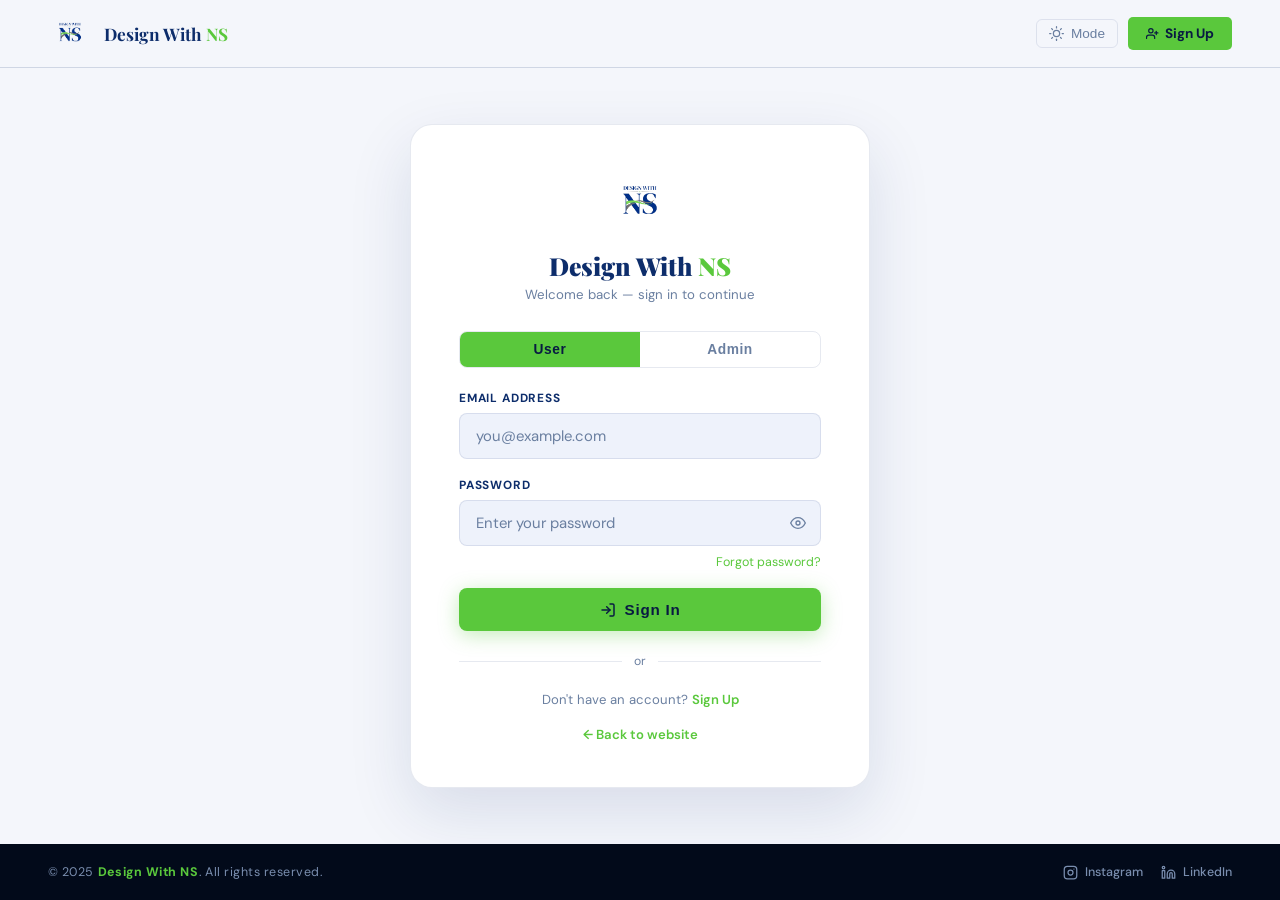
<file: login.html>
<!DOCTYPE html>
<html lang="en">
<head>
<meta charset="UTF-8"/>
<meta name="viewport" content="width=device-width, initial-scale=1.0"/>
<title>Login – Design With NS</title>
<link href="https://fonts.googleapis.com/css2?family=Playfair+Display:wght@700;900&family=DM+Sans:ital,wght@0,300;0,400;0,500;0,600&display=swap" rel="stylesheet"/>
<style>
:root{--green:#5ac83c;--green-hover:#6edc4f;--green-glow:rgba(90,200,60,.35);--tt:background .35s ease,color .35s ease,border-color .35s ease;}
[data-theme="dark"]{--bg:#040f26;--bg-card:#0d2244;--bg-input:#0a1c3a;--border:rgba(90,200,60,.18);--border-soft:rgba(255,255,255,.09);--text-h:#ffffff;--text-body:#c8d3e8;--text-muted:#7a8eaf;--nav-bg:rgba(4,15,38,.95);--shadow:0 24px 64px rgba(0,0,0,.6);}
[data-theme="light"]{--bg:#f4f6fb;--bg-card:#ffffff;--bg-input:#eef2fb;--border:rgba(13,45,107,.16);--border-soft:rgba(13,45,107,.1);--text-h:#0d2d6b;--text-body:#334466;--text-muted:#6a7fa0;--nav-bg:rgba(244,246,251,.95);--shadow:0 24px 64px rgba(13,45,107,.12);}
*,*::before,*::after{box-sizing:border-box;margin:0;padding:0}
html{font-size:16px}
body{font-family:'DM Sans',sans-serif;background:var(--bg);color:var(--text-body);min-height:100vh;display:flex;flex-direction:column;transition:var(--tt);overflow-x:hidden}
a{text-decoration:none}

/* NAV */
nav{display:flex;align-items:center;justify-content:space-between;padding:0 48px;height:68px;background:var(--nav-bg);backdrop-filter:blur(16px);border-bottom:1px solid var(--border);transition:var(--tt);}
.nav-logo{display:flex;align-items:center;gap:12px}
.nav-logo img{height:44px;width:44px;object-fit:contain;border-radius:6px}
.nav-brand{font-family:'Playfair Display',serif;font-size:1.08rem;font-weight:700;color:var(--text-h)}
.nav-brand span{color:var(--green)}
.logo-dark{display:block}.logo-light{display:none}
[data-theme="light"] .logo-dark{display:none}[data-theme="light"] .logo-light{display:block}
.nav-right{display:flex;align-items:center;gap:10px}
.nav-mode{display:flex;align-items:center;gap:7px;color:var(--text-muted);font-size:.85rem;font-weight:500;cursor:pointer;border:1.5px solid var(--border-soft);background:none;padding:6px 12px;border-radius:6px;transition:color .2s,border-color .2s;}
.nav-mode:hover{color:var(--green);border-color:var(--green)}
.nav-mode svg{width:15px;height:15px;stroke:currentColor;fill:none;stroke-width:2;stroke-linecap:round;stroke-linejoin:round}
.i-sun,.i-moon{display:none}
[data-theme="dark"] .i-moon{display:block}[data-theme="light"] .i-sun{display:block}
.btn-nav-signup{background:var(--green);color:#081a42;padding:8px 18px;border-radius:5px;font-size:.85rem;font-weight:700;display:inline-flex;align-items:center;gap:6px;transition:background .2s,transform .15s;}
.btn-nav-signup:hover{background:var(--green-hover);transform:translateY(-1px)}
.btn-nav-signup svg{width:13px;height:13px;stroke:#081a42;fill:none;stroke-width:2.2;stroke-linecap:round;stroke-linejoin:round}

/* MAIN */
main{flex:1;display:flex;align-items:center;justify-content:center;padding:48px 20px}

/* CARD */
.auth-card{background:var(--bg-card);border:1.5px solid var(--border-soft);border-radius:22px;width:100%;max-width:460px;padding:44px 48px;box-shadow:var(--shadow);transition:var(--tt);}

/* LOGO */
.card-logo{text-align:center;margin-bottom:28px}
.card-logo img{height:68px;width:68px;object-fit:contain;border-radius:10px;margin:0 auto 12px}
.card-logo h1{font-family:'Playfair Display',serif;font-size:1.55rem;font-weight:900;color:var(--text-h)}
.card-logo h1 span{color:var(--green)}
.card-logo p{font-size:.83rem;color:var(--text-muted);margin-top:4px}

/* ROLE TABS */
.role-tabs{display:flex;border:1.5px solid var(--border-soft);border-radius:8px;overflow:hidden;margin-bottom:22px}
.role-tab{flex:1;padding:10px;font-size:.86rem;font-weight:600;text-align:center;cursor:pointer;background:transparent;border:none;color:var(--text-muted);transition:all .2s;letter-spacing:.04em;}
.role-tab.active{background:var(--green);color:#081a42}
.role-tab:not(.active):hover{color:var(--green)}

/* ADMIN BADGE */
.admin-badge{display:none;align-items:center;gap:8px;padding:9px 13px;background:rgba(90,200,60,.08);border:1px solid rgba(90,200,60,.22);border-radius:7px;font-size:.8rem;color:var(--green);font-weight:600;margin-bottom:10px;}
.admin-badge svg{width:14px;height:14px;stroke:var(--green);fill:none;stroke-width:2;stroke-linecap:round;stroke-linejoin:round;flex-shrink:0}

/* MESSAGES */
.msg{padding:10px 13px;border-radius:7px;font-size:.82rem;font-weight:500;display:none;align-items:center;gap:9px;margin-bottom:14px;}
.msg.error{background:rgba(220,50,50,.1);border:1px solid rgba(220,50,50,.25);color:#e05555}
.msg.success{background:rgba(90,200,60,.1);border:1px solid rgba(90,200,60,.25);color:#3ea828}
.msg svg{width:15px;height:15px;stroke:currentColor;fill:none;stroke-width:2;stroke-linecap:round;stroke-linejoin:round;flex-shrink:0}

/* FORM */
.auth-form{display:flex;flex-direction:column;gap:18px}
.fg{display:flex;flex-direction:column;gap:7px}
.fg label{font-size:.74rem;font-weight:700;color:var(--text-h);letter-spacing:.07em;text-transform:uppercase}
.fg input{border:1.5px solid var(--border-soft);border-radius:8px;padding:12px 16px;font-size:.93rem;font-family:'DM Sans',sans-serif;color:var(--text-h);background:var(--bg-input);outline:none;transition:border-color .2s,box-shadow .2s,background .35s,color .35s;width:100%;}
.fg input:focus{border-color:var(--green);box-shadow:0 0 0 3px rgba(90,200,60,.12)}
.fg input::placeholder{color:var(--text-muted)}
.pw-wrap{position:relative}
.pw-wrap input{padding-right:44px}
.pw-eye{position:absolute;right:13px;top:50%;transform:translateY(-50%);background:none;border:none;cursor:pointer;color:var(--text-muted);display:flex;align-items:center;transition:color .2s;padding:2px;}
.pw-eye:hover{color:var(--green)}
.pw-eye svg{width:16px;height:16px;stroke:currentColor;fill:none;stroke-width:2;stroke-linecap:round;stroke-linejoin:round}
.forgot{font-size:.78rem;color:var(--green);text-align:right;cursor:pointer;transition:opacity .2s;margin-top:-10px;}
.forgot:hover{opacity:.75}

/* SUBMIT */
.btn-submit{background:var(--green);color:#081a42;padding:13px;border-radius:8px;font-size:.95rem;font-weight:700;letter-spacing:.05em;border:none;cursor:pointer;transition:all .22s;display:flex;align-items:center;justify-content:center;gap:9px;box-shadow:0 4px 20px var(--green-glow);width:100%;}
.btn-submit svg{width:16px;height:16px;stroke:#081a42;fill:none;stroke-width:2.2;stroke-linecap:round;stroke-linejoin:round}
.btn-submit:hover{background:var(--green-hover);transform:translateY(-2px);box-shadow:0 8px 28px rgba(90,200,60,.45)}
.btn-submit:disabled{opacity:.6;cursor:not-allowed;transform:none}

/* DIVIDER + LINKS */
.divider{display:flex;align-items:center;gap:12px;color:var(--text-muted);font-size:.76rem;margin:4px 0}
.divider::before,.divider::after{content:'';flex:1;height:1px;background:var(--border-soft)}
.link-row{text-align:center;font-size:.82rem;color:var(--text-muted)}
.link-row a{color:var(--green);font-weight:600}
.link-row a:hover{text-decoration:underline}

/* FOOTER */
footer{background:#020a1a;padding:20px 48px;display:flex;align-items:center;justify-content:space-between;flex-wrap:wrap;gap:12px;}
.footer-copy{color:#7a8eaf;font-size:.78rem;letter-spacing:.04em}
.footer-copy strong{color:var(--green)}
.footer-social{display:flex;gap:18px}
.social-link{display:flex;align-items:center;gap:7px;color:#7a8eaf;font-size:.78rem;font-weight:500;transition:color .2s}
.social-link:hover{color:var(--green)}
.social-link svg{width:15px;height:15px;stroke:currentColor;fill:none;stroke-width:2;stroke-linecap:round;stroke-linejoin:round}

@media(max-width:600px){
  nav{padding:0 20px;height:60px}
  .auth-card{padding:32px 22px}
  footer{padding:16px 20px;flex-direction:column;align-items:center;text-align:center}
}
</style>
</head>
<body>

<nav>
  <a href="index.html" class="nav-logo">
    <img src="Design_With_NS_Logo_Dark.png" alt="Design With NS" class="logo-dark"/>
    <img src="Design_With_NS_Logo.png"      alt="Design With NS" class="logo-light"/>
    <div class="nav-brand">Design With <span>NS</span></div>
  </a>
  <div class="nav-right">
    <button class="nav-mode" id="modeBtn" aria-label="Toggle theme">
      <svg class="i-moon" viewBox="0 0 24 24"><path d="M21 12.79A9 9 0 1 1 11.21 3 7 7 0 0 0 21 12.79z"/></svg>
      <svg class="i-sun" viewBox="0 0 24 24"><circle cx="12" cy="12" r="5"/><line x1="12" y1="1" x2="12" y2="3"/><line x1="12" y1="21" x2="12" y2="23"/><line x1="4.22" y1="4.22" x2="5.64" y2="5.64"/><line x1="18.36" y1="18.36" x2="19.78" y2="19.78"/><line x1="1" y1="12" x2="3" y2="12"/><line x1="21" y1="12" x2="23" y2="12"/><line x1="4.22" y1="19.78" x2="5.64" y2="18.36"/><line x1="18.36" y1="5.64" x2="19.78" y2="4.22"/></svg>
      Mode
    </button>
    <a href="signup.html" class="btn-nav-signup">
      <svg viewBox="0 0 24 24"><path d="M16 21v-2a4 4 0 0 0-4-4H5a4 4 0 0 0-4 4v2"/><circle cx="9" cy="7" r="4"/><line x1="19" y1="8" x2="19" y2="14"/><line x1="22" y1="11" x2="16" y2="11"/></svg>
      Sign Up
    </a>
  </div>
</nav>

<main>
  <div class="auth-card">

    <div class="card-logo">
      <img src="Design_With_NS_Logo_Dark.png" alt="Design With NS" class="logo-dark"/>
      <img src="Design_With_NS_Logo.png"      alt="Design With NS" class="logo-light"/>
      <h1>Design With <span>NS</span></h1>
      <p id="loginSubtitle">Welcome back — sign in to continue</p>
    </div>

    <!-- Role Tabs -->
    <div class="role-tabs">
      <button class="role-tab active" id="roleUser"  onclick="switchRole('user')">User</button>
      <button class="role-tab"        id="roleAdmin" onclick="switchRole('admin')">Admin</button>
    </div>

    <!-- Admin Badge -->
    <div class="admin-badge" id="adminBadge">
      <svg viewBox="0 0 24 24"><path d="M12 22s8-4 8-10V5l-8-3-8 3v7c0 6 8 10 8 10z"/></svg>
      Admin access — elevated permissions required
    </div>

    <!-- Messages -->
    <div class="msg error"   id="loginErr"><svg viewBox="0 0 24 24"><circle cx="12" cy="12" r="10"/><line x1="12" y1="8" x2="12" y2="12"/><line x1="12" y1="16" x2="12.01" y2="16"/></svg><span id="loginErrTxt"></span></div>
    <div class="msg success" id="loginOk"> <svg viewBox="0 0 24 24"><path d="M22 11.08V12a10 10 0 1 1-5.93-9.14"/><polyline points="22 4 12 14.01 9 11.01"/></svg><span id="loginOkTxt"></span></div>

    <!-- Form -->
    <form class="auth-form" id="loginForm" onsubmit="handleLogin(event)">
      <div class="fg">
        <label for="lEmail">Email Address</label>
        <input type="email" id="lEmail" placeholder="you@example.com" required autocomplete="email"/>
      </div>
      <div class="fg">
        <label for="lPass">Password</label>
        <div class="pw-wrap">
          <input type="password" id="lPass" placeholder="Enter your password" required autocomplete="current-password"/>
          <button type="button" class="pw-eye" onclick="togglePw('lPass',this)" aria-label="Show/hide">
            <svg viewBox="0 0 24 24"><path d="M1 12s4-8 11-8 11 8 11 8-4 8-11 8-11-8-11-8z"/><circle cx="12" cy="12" r="3"/></svg>
          </button>
        </div>
      </div>
      <a class="forgot" onclick="forgotPassword()">Forgot password?</a>
      <button type="submit" class="btn-submit" id="loginBtn">
        <svg viewBox="0 0 24 24"><path d="M15 3h4a2 2 0 0 1 2 2v14a2 2 0 0 1-2 2h-4"/><polyline points="10 17 15 12 10 7"/><line x1="15" y1="12" x2="3" y2="12"/></svg>
        <span id="loginBtnTxt">Sign In</span>
      </button>
      <div class="divider">or</div>
      <div class="link-row">Don't have an account? <a href="signup.html">Sign Up</a></div>
      <div class="link-row"><a href="index.html">← Back to website</a></div>
    </form>

  </div>
</main>

<footer>
  <div class="footer-copy">&copy; 2025 <strong>Design With NS</strong>. All rights reserved.</div>
  <div class="footer-social">
    <a href="https://www.instagram.com/design.with.ns/" target="_blank" rel="noopener" class="social-link">
      <svg viewBox="0 0 24 24"><rect x="2" y="2" width="20" height="20" rx="5" ry="5"/><circle cx="12" cy="12" r="4"/><circle cx="17.5" cy="6.5" r="1" fill="currentColor" stroke="none"/></svg>Instagram
    </a>
    <a href="https://www.linkedin.com/company/design-with-ns/" target="_blank" rel="noopener" class="social-link">
      <svg viewBox="0 0 24 24"><path d="M16 8a6 6 0 0 1 6 6v7h-4v-7a2 2 0 0 0-4 0v7h-4v-7a6 6 0 0 1 6-6z"/><rect x="2" y="9" width="4" height="12"/><circle cx="4" cy="4" r="2"/></svg>LinkedIn
    </a>
  </div>
</footer>

<script>
/* ── Theme ── */
const root = document.documentElement;
(function(){
  const s = localStorage.getItem('dns-theme');
  root.setAttribute('data-theme', s || (window.matchMedia('(prefers-color-scheme:dark)').matches ? 'dark' : 'light'));
})();
document.getElementById('modeBtn').addEventListener('click', () => {
  const next = root.getAttribute('data-theme') === 'dark' ? 'light' : 'dark';
  root.setAttribute('data-theme', next);
  localStorage.setItem('dns-theme', next);
});

/* ── User store ── */
function getUsers(){ try{ return JSON.parse(localStorage.getItem('dns_users')||'[]'); }catch{ return []; } }
function hashPass(s){ let h=0; for(let i=0;i<s.length;i++){h=Math.imul(31,h)+s.charCodeAt(i)|0;} return h.toString(36); }
function findUser(email){ return getUsers().find(u=>u.email.toLowerCase()===email.toLowerCase()); }

/* ── Role switch ── */
let currentRole = 'user';
function switchRole(role){
  currentRole = role;
  document.getElementById('roleUser').classList.toggle('active', role==='user');
  document.getElementById('roleAdmin').classList.toggle('active', role==='admin');
  document.getElementById('adminBadge').style.display = role==='admin' ? 'flex' : 'none';
  document.getElementById('loginBtnTxt').textContent = role==='admin' ? 'Admin Sign In' : 'Sign In';
  document.getElementById('loginSubtitle').textContent = role==='admin' ? 'Admin portal — enter your credentials' : 'Welcome back — sign in to continue';
  hideMsg();
}

/* ── Messages ── */
function hideMsg(){ ['loginErr','loginOk'].forEach(id=>{ document.getElementById(id).style.display='none'; }); }
function showErr(txt){ hideMsg(); document.getElementById('loginErrTxt').textContent=txt; const el=document.getElementById('loginErr'); el.style.display='flex'; el.scrollIntoView({behavior:'smooth',block:'nearest'}); }
function showOk(txt){  hideMsg(); document.getElementById('loginOkTxt').textContent=txt;  document.getElementById('loginOk').style.display='flex'; }

/* ── Password toggle ── */
function togglePw(id, btn){
  const inp = document.getElementById(id);
  const show = inp.type==='text';
  inp.type = show ? 'password' : 'text';
  btn.innerHTML = show
    ? `<svg viewBox="0 0 24 24" fill="none" stroke="currentColor" stroke-width="2" stroke-linecap="round" stroke-linejoin="round"><path d="M1 12s4-8 11-8 11 8 11 8-4 8-11 8-11-8-11-8z"/><circle cx="12" cy="12" r="3"/></svg>`
    : `<svg viewBox="0 0 24 24" fill="none" stroke="currentColor" stroke-width="2" stroke-linecap="round" stroke-linejoin="round"><path d="M17.94 17.94A10.07 10.07 0 0 1 12 20c-7 0-11-8-11-8a18.45 18.45 0 0 1 5.06-5.94"/><path d="M9.9 4.24A9.12 9.12 0 0 1 12 4c7 0 11 8 11 8a18.5 18.5 0 0 1-2.16 3.19"/><line x1="1" y1="1" x2="23" y2="23"/></svg>`;
}

/* ── Login ── */
function handleLogin(e){
  e.preventDefault();
  const email = document.getElementById('lEmail').value.trim();
  const pass  = document.getElementById('lPass').value;
  const btn   = document.getElementById('loginBtn');
  if(!email||!pass){ showErr('Please fill in all fields.'); return; }
  btn.disabled=true;
  document.getElementById('loginBtnTxt').textContent='Signing in…';
  setTimeout(()=>{
    btn.disabled=false;
    document.getElementById('loginBtnTxt').textContent = currentRole==='admin' ? 'Admin Sign In' : 'Sign In';
    if(currentRole==='admin'){
      if(email==='admin@designwithns.com' && pass==='admin123'){
        showOk('Admin access granted. Redirecting…');
        setTimeout(()=>window.location.href='index.html',1500);
      } else { showErr('Invalid admin credentials.'); }
      return;
    }
    const user = findUser(email);
    if(!user){ showErr('No account found. Please sign up first.'); return; }
    if(user.passwordHash !== hashPass(pass)){ showErr('Incorrect password. Please try again.'); return; }
    showOk(`Welcome back, ${user.firstName}! Redirecting…`);
    localStorage.setItem('dns_session', JSON.stringify({id:user.id, name:user.firstName}));
    setTimeout(()=>window.location.href='index.html',1500);
  },800);
}

/* ── Forgot password ── */
function forgotPassword(){
  const email = document.getElementById('lEmail').value.trim();
  if(!email){ showErr('Enter your email above first.'); document.getElementById('lEmail').focus(); return; }
  const user = findUser(email);
  if(!user && currentRole==='user'){ showErr('No account found with that email.'); return; }
  showOk(`Password reset instructions sent to ${email}`);
}

/* ── Pre-fill email if coming from signup ── */
const params = new URLSearchParams(window.location.search);
if(params.get('email')) document.getElementById('lEmail').value = decodeURIComponent(params.get('email'));
if(params.get('msg'))   showOk(decodeURIComponent(params.get('msg')));
</script>
</body>
</html>
</file>
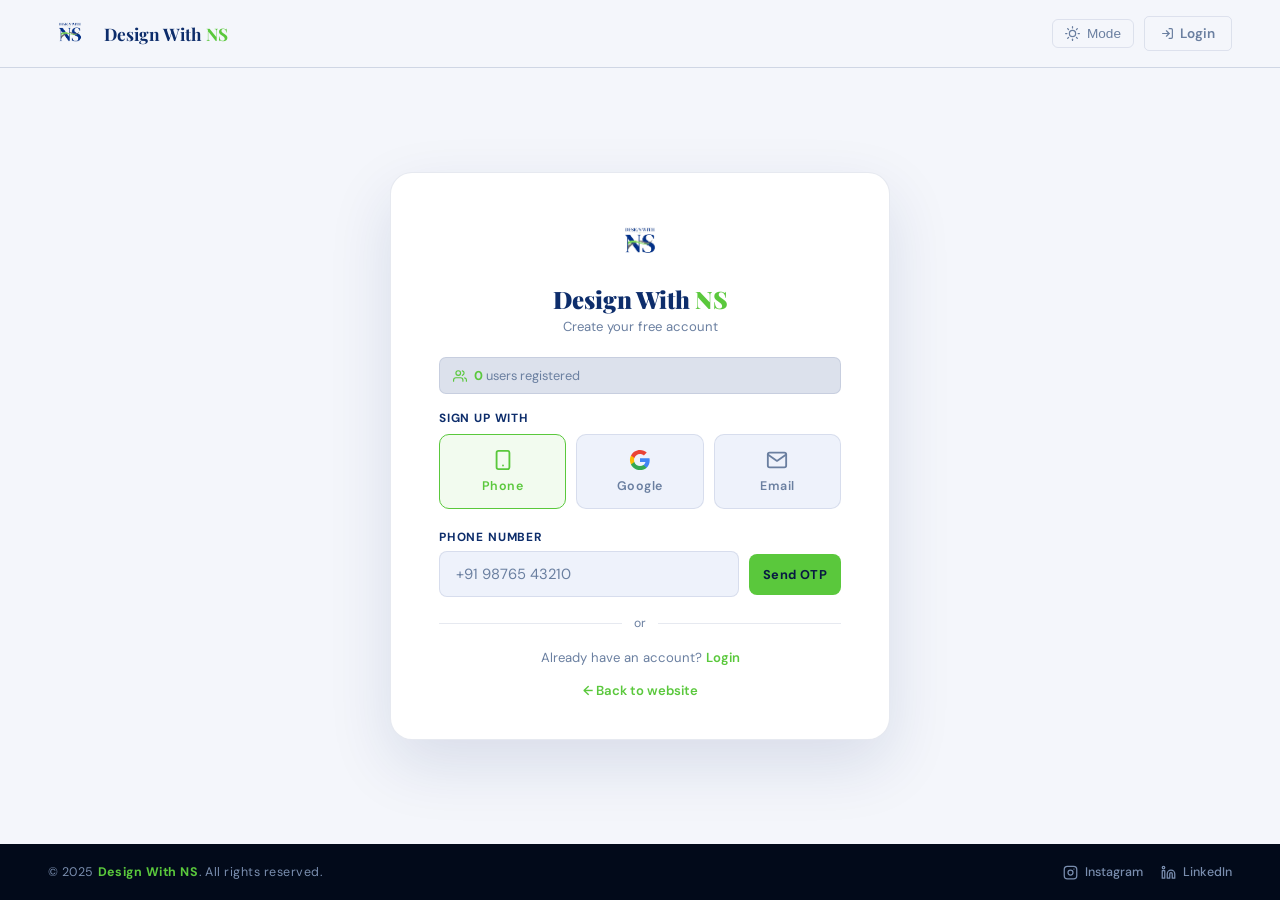
<file: signup.html>
<!DOCTYPE html>
<html lang="en">
<head>
<meta charset="UTF-8"/>
<meta name="viewport" content="width=device-width, initial-scale=1.0"/>
<title>Sign Up – Design With NS</title>
<link href="https://fonts.googleapis.com/css2?family=Playfair+Display:wght@700;900&family=DM+Sans:ital,wght@0,300;0,400;0,500;0,600&display=swap" rel="stylesheet"/>
<style>
:root{--green:#5ac83c;--green-hover:#6edc4f;--green-glow:rgba(90,200,60,.35);--tt:background .35s ease,color .35s ease,border-color .35s ease;}
[data-theme="dark"]{--bg:#040f26;--bg-card:#0d2244;--bg-input:#0a1c3a;--border:rgba(90,200,60,.18);--border-soft:rgba(255,255,255,.09);--text-h:#ffffff;--text-body:#c8d3e8;--text-muted:#7a8eaf;--nav-bg:rgba(4,15,38,.95);--shadow:0 24px 64px rgba(0,0,0,.6);}
[data-theme="light"]{--bg:#f4f6fb;--bg-card:#ffffff;--bg-input:#eef2fb;--border:rgba(13,45,107,.16);--border-soft:rgba(13,45,107,.1);--text-h:#0d2d6b;--text-body:#334466;--text-muted:#6a7fa0;--nav-bg:rgba(244,246,251,.95);--shadow:0 24px 64px rgba(13,45,107,.12);}
*,*::before,*::after{box-sizing:border-box;margin:0;padding:0}
html{font-size:16px}
body{font-family:'DM Sans',sans-serif;background:var(--bg);color:var(--text-body);min-height:100vh;display:flex;flex-direction:column;transition:var(--tt);overflow-x:hidden}
a{text-decoration:none}

/* NAV */
nav{display:flex;align-items:center;justify-content:space-between;padding:0 48px;height:68px;background:var(--nav-bg);backdrop-filter:blur(16px);border-bottom:1px solid var(--border);transition:var(--tt);}
.nav-logo{display:flex;align-items:center;gap:12px}
.nav-logo img{height:44px;width:44px;object-fit:contain;border-radius:6px}
.nav-brand{font-family:'Playfair Display',serif;font-size:1.08rem;font-weight:700;color:var(--text-h)}
.nav-brand span{color:var(--green)}
.logo-dark{display:block}.logo-light{display:none}
[data-theme="light"] .logo-dark{display:none}[data-theme="light"] .logo-light{display:block}
.nav-right{display:flex;align-items:center;gap:10px}
.nav-mode{display:flex;align-items:center;gap:7px;color:var(--text-muted);font-size:.85rem;font-weight:500;cursor:pointer;border:1.5px solid var(--border-soft);background:none;padding:6px 12px;border-radius:6px;transition:color .2s,border-color .2s;}
.nav-mode:hover{color:var(--green);border-color:var(--green)}
.nav-mode svg{width:15px;height:15px;stroke:currentColor;fill:none;stroke-width:2;stroke-linecap:round;stroke-linejoin:round}
.i-sun,.i-moon{display:none}
[data-theme="dark"] .i-moon{display:block}[data-theme="light"] .i-sun{display:block}
.btn-nav-login{display:inline-flex;align-items:center;gap:6px;color:var(--text-muted);font-size:.85rem;font-weight:600;padding:8px 16px;border-radius:5px;border:1.5px solid var(--border-soft);transition:color .2s,border-color .2s,transform .15s;}
.btn-nav-login:hover{color:var(--green);border-color:var(--green);transform:translateY(-1px)}
.btn-nav-login svg{width:13px;height:13px;stroke:currentColor;fill:none;stroke-width:2.2;stroke-linecap:round;stroke-linejoin:round}

/* MAIN */
main{flex:1;display:flex;align-items:center;justify-content:center;padding:40px 20px}

/* CARD */
.auth-card{background:var(--bg-card);border:1.5px solid var(--border-soft);border-radius:22px;width:100%;max-width:500px;padding:40px 48px;box-shadow:var(--shadow);transition:var(--tt);}

/* LOGO */
.card-logo{text-align:center;margin-bottom:22px}
.card-logo img{height:60px;width:60px;object-fit:contain;border-radius:10px;margin:0 auto 10px}
.card-logo h1{font-family:'Playfair Display',serif;font-size:1.5rem;font-weight:900;color:var(--text-h)}
.card-logo h1 span{color:var(--green)}
.card-logo p{font-size:.82rem;color:var(--text-muted);margin-top:3px}

/* USER COUNT */
.user-count{display:flex;align-items:center;gap:7px;padding:9px 13px;background:rgba(22,53,128,.15);border:1px solid var(--border-soft);border-radius:7px;font-size:.8rem;color:var(--text-muted);margin-bottom:16px;}
.user-count svg{width:14px;height:14px;stroke:var(--green);fill:none;stroke-width:2;stroke-linecap:round;stroke-linejoin:round;flex-shrink:0}
.user-count strong{color:var(--green)}

/* MESSAGES */
.msg{padding:10px 13px;border-radius:7px;font-size:.82rem;font-weight:500;display:none;align-items:center;gap:9px;margin-bottom:14px;}
.msg.error{background:rgba(220,50,50,.1);border:1px solid rgba(220,50,50,.25);color:#e05555}
.msg.success{background:rgba(90,200,60,.1);border:1px solid rgba(90,200,60,.25);color:#3ea828}
.msg svg{width:15px;height:15px;stroke:currentColor;fill:none;stroke-width:2;stroke-linecap:round;stroke-linejoin:round;flex-shrink:0}

/* METHOD SELECTOR */
.method-label{font-size:.74rem;font-weight:700;color:var(--text-h);letter-spacing:.07em;text-transform:uppercase;margin-bottom:8px;display:block}
.method-btns{display:grid;grid-template-columns:repeat(3,1fr);gap:10px;margin-bottom:20px}
.method-btn{display:flex;flex-direction:column;align-items:center;justify-content:center;gap:7px;padding:14px 8px;border-radius:10px;cursor:pointer;border:1.5px solid var(--border-soft);background:var(--bg-input);color:var(--text-muted);font-size:.78rem;font-weight:600;letter-spacing:.04em;transition:all .22s;font-family:'DM Sans',sans-serif;}
.method-btn svg{width:22px;height:22px;flex-shrink:0}
.method-btn:hover{border-color:var(--green);color:var(--green);background:rgba(90,200,60,.05);transform:translateY(-2px)}
.method-btn.active{border-color:var(--green);background:rgba(90,200,60,.08);color:var(--green)}

/* SUBFORMS */
.signup-subform{display:none;flex-direction:column;gap:16px}
.signup-subform.active{display:flex}

/* FORM ELEMENTS */
.auth-form{display:flex;flex-direction:column;gap:14px}
.fg{display:flex;flex-direction:column;gap:6px}
.fg label{font-size:.74rem;font-weight:700;color:var(--text-h);letter-spacing:.07em;text-transform:uppercase}
.fg input{border:1.5px solid var(--border-soft);border-radius:8px;padding:12px 16px;font-size:.92rem;font-family:'DM Sans',sans-serif;color:var(--text-h);background:var(--bg-input);outline:none;transition:border-color .2s,box-shadow .2s,background .35s,color .35s;width:100%;}
.fg input:focus{border-color:var(--green);box-shadow:0 0 0 3px rgba(90,200,60,.12)}
.fg input::placeholder{color:var(--text-muted)}
.fg-row{display:grid;grid-template-columns:1fr 1fr;gap:14px}
.pw-wrap{position:relative}
.pw-wrap input{padding-right:44px}
.pw-eye{position:absolute;right:13px;top:50%;transform:translateY(-50%);background:none;border:none;cursor:pointer;color:var(--text-muted);display:flex;align-items:center;transition:color .2s;padding:2px;}
.pw-eye:hover{color:var(--green)}
.pw-eye svg{width:16px;height:16px;stroke:currentColor;fill:none;stroke-width:2;stroke-linecap:round;stroke-linejoin:round}

/* Strength */
.strength-wrap{margin-top:6px;display:none}
.strength-bar{height:4px;border-radius:4px;background:var(--border-soft);overflow:hidden}
.strength-fill{height:100%;border-radius:4px;width:0;transition:width .3s,background .3s}
.strength-label{font-size:.72rem;color:var(--text-muted);margin-top:4px}

/* Checkbox */
.fg-check{display:flex;align-items:flex-start;gap:10px;cursor:pointer}
.fg-check input[type="checkbox"]{width:16px;height:16px;margin-top:2px;accent-color:var(--green);flex-shrink:0;cursor:pointer}
.fg-check span{font-size:.8rem;color:var(--text-muted);line-height:1.5}
.fg-check a{color:var(--green);font-weight:600}
.fg-check a:hover{text-decoration:underline}

/* OTP */
.otp-row{display:flex;gap:10px;align-items:center}
.otp-row input[type="tel"]{flex:1}
.btn-send-otp{background:var(--green);color:#081a42;border:none;border-radius:8px;padding:12px 14px;font-size:.8rem;font-weight:700;cursor:pointer;white-space:nowrap;transition:all .2s;flex-shrink:0;letter-spacing:.03em;font-family:'DM Sans',sans-serif;}
.btn-send-otp:hover{background:var(--green-hover);transform:translateY(-1px)}
.btn-send-otp:disabled{opacity:.55;cursor:not-allowed;transform:none}
.otp-inputs{display:flex;gap:10px;justify-content:center;margin-top:4px}
.otp-inputs input{width:46px;height:52px;text-align:center;font-size:1.3rem;font-weight:700;border:1.5px solid var(--border-soft);border-radius:8px;background:var(--bg-input);color:var(--text-h);outline:none;transition:border-color .2s,box-shadow .2s;padding:0;}
.otp-inputs input:focus{border-color:var(--green);box-shadow:0 0 0 3px rgba(90,200,60,.12)}

/* Google */
.google-info{background:rgba(66,133,244,.07);border:1px solid rgba(66,133,244,.22);border-radius:8px;padding:14px 16px;font-size:.82rem;color:var(--text-body);line-height:1.6;}
.google-info strong{color:var(--text-h)}
.google-info .g-note{font-size:.75rem;color:var(--text-muted);margin-top:6px}
.btn-google{width:100%;display:flex;align-items:center;justify-content:center;gap:10px;padding:13px;border-radius:8px;border:1.5px solid var(--border-soft);background:var(--bg-input);color:var(--text-h);font-size:.93rem;font-weight:600;cursor:pointer;transition:all .22s;font-family:'DM Sans',sans-serif;}
.btn-google:hover{border-color:rgba(66,133,244,.5);background:rgba(66,133,244,.06);transform:translateY(-1px)}
.btn-google svg{width:20px;height:20px;flex-shrink:0}

/* Submit */
.btn-submit{background:var(--green);color:#081a42;padding:13px;border-radius:8px;font-size:.95rem;font-weight:700;letter-spacing:.05em;border:none;cursor:pointer;transition:all .22s;display:flex;align-items:center;justify-content:center;gap:9px;box-shadow:0 4px 20px var(--green-glow);width:100%;font-family:'DM Sans',sans-serif;}
.btn-submit svg{width:16px;height:16px;stroke:#081a42;fill:none;stroke-width:2.2;stroke-linecap:round;stroke-linejoin:round}
.btn-submit:hover{background:var(--green-hover);transform:translateY(-2px);box-shadow:0 8px 28px rgba(90,200,60,.45)}
.btn-submit:disabled{opacity:.6;cursor:not-allowed;transform:none}

/* Divider + links */
.divider{display:flex;align-items:center;gap:12px;color:var(--text-muted);font-size:.76rem;margin:2px 0}
.divider::before,.divider::after{content:'';flex:1;height:1px;background:var(--border-soft)}
.link-row{text-align:center;font-size:.82rem;color:var(--text-muted)}
.link-row a{color:var(--green);font-weight:600}
.link-row a:hover{text-decoration:underline}

/* FOOTER */
footer{background:#020a1a;padding:20px 48px;display:flex;align-items:center;justify-content:space-between;flex-wrap:wrap;gap:12px;}
.footer-copy{color:#7a8eaf;font-size:.78rem;letter-spacing:.04em}
.footer-copy strong{color:var(--green)}
.footer-social{display:flex;gap:18px}
.social-link{display:flex;align-items:center;gap:7px;color:#7a8eaf;font-size:.78rem;font-weight:500;transition:color .2s}
.social-link:hover{color:var(--green)}
.social-link svg{width:15px;height:15px;stroke:currentColor;fill:none;stroke-width:2;stroke-linecap:round;stroke-linejoin:round}

@media(max-width:600px){
  nav{padding:0 20px;height:60px}
  .auth-card{padding:28px 18px}
  .fg-row{grid-template-columns:1fr}
  .method-btns{gap:8px}
  .method-btn{padding:12px 6px;font-size:.72rem}
  footer{padding:16px 20px;flex-direction:column;align-items:center;text-align:center}
}
</style>
</head>
<body>

<nav>
  <a href="index.html" class="nav-logo">
    <img src="Design_With_NS_Logo_Dark.png" alt="Design With NS" class="logo-dark"/>
    <img src="Design_With_NS_Logo.png"      alt="Design With NS" class="logo-light"/>
    <div class="nav-brand">Design With <span>NS</span></div>
  </a>
  <div class="nav-right">
    <button class="nav-mode" id="modeBtn" aria-label="Toggle theme">
      <svg class="i-moon" viewBox="0 0 24 24"><path d="M21 12.79A9 9 0 1 1 11.21 3 7 7 0 0 0 21 12.79z"/></svg>
      <svg class="i-sun" viewBox="0 0 24 24"><circle cx="12" cy="12" r="5"/><line x1="12" y1="1" x2="12" y2="3"/><line x1="12" y1="21" x2="12" y2="23"/><line x1="4.22" y1="4.22" x2="5.64" y2="5.64"/><line x1="18.36" y1="18.36" x2="19.78" y2="19.78"/><line x1="1" y1="12" x2="3" y2="12"/><line x1="21" y1="12" x2="23" y2="12"/><line x1="4.22" y1="19.78" x2="5.64" y2="18.36"/><line x1="18.36" y1="5.64" x2="19.78" y2="4.22"/></svg>
      Mode
    </button>
    <a href="login.html" class="btn-nav-login">
      <svg viewBox="0 0 24 24"><path d="M15 3h4a2 2 0 0 1 2 2v14a2 2 0 0 1-2 2h-4"/><polyline points="10 17 15 12 10 7"/><line x1="15" y1="12" x2="3" y2="12"/></svg>
      Login
    </a>
  </div>
</nav>

<main>
  <div class="auth-card">

    <div class="card-logo">
      <img src="Design_With_NS_Logo_Dark.png" alt="Design With NS" class="logo-dark"/>
      <img src="Design_With_NS_Logo.png"      alt="Design With NS" class="logo-light"/>
      <h1>Design With <span>NS</span></h1>
      <p>Create your free account</p>
    </div>

    <!-- Registered count -->
    <div class="user-count">
      <svg viewBox="0 0 24 24"><path d="M17 21v-2a4 4 0 0 0-4-4H5a4 4 0 0 0-4 4v2"/><circle cx="9" cy="7" r="4"/><path d="M23 21v-2a4 4 0 0 0-3-3.87"/><path d="M16 3.13a4 4 0 0 1 0 7.75"/></svg>
      <span><strong id="regCount">0</strong> users registered</span>
    </div>

    <!-- Messages -->
    <div class="msg error"   id="signupErr"><svg viewBox="0 0 24 24"><circle cx="12" cy="12" r="10"/><line x1="12" y1="8" x2="12" y2="12"/><line x1="12" y1="16" x2="12.01" y2="16"/></svg><span id="signupErrTxt"></span></div>
    <div class="msg success" id="signupOk"> <svg viewBox="0 0 24 24"><path d="M22 11.08V12a10 10 0 1 1-5.93-9.14"/><polyline points="22 4 12 14.01 9 11.01"/></svg><span id="signupOkTxt"></span></div>

    <!-- Method selector -->
    <span class="method-label">Sign up with</span>
    <div class="method-btns">
      <button type="button" class="method-btn active" id="mPhone" onclick="switchMethod('phone')">
        <svg viewBox="0 0 24 24" fill="none" stroke="currentColor" stroke-width="2" stroke-linecap="round" stroke-linejoin="round"><rect x="5" y="2" width="14" height="20" rx="2"/><line x1="12" y1="18" x2="12.01" y2="18"/></svg>
        Phone
      </button>
      <button type="button" class="method-btn" id="mGoogle" onclick="switchMethod('google')">
        <svg viewBox="0 0 24 24" fill="none"><path d="M22.56 12.25c0-.78-.07-1.53-.2-2.25H12v4.26h5.92c-.26 1.37-1.04 2.53-2.21 3.31v2.77h3.57c2.08-1.92 3.28-4.74 3.28-8.09z" fill="#4285F4"/><path d="M12 23c2.97 0 5.46-.98 7.28-2.66l-3.57-2.77c-.98.66-2.23 1.06-3.71 1.06-2.86 0-5.29-1.93-6.16-4.53H2.18v2.84C3.99 20.53 7.7 23 12 23z" fill="#34A853"/><path d="M5.84 14.09c-.22-.66-.35-1.36-.35-2.09s.13-1.43.35-2.09V7.07H2.18C1.43 8.55 1 10.22 1 12s.43 3.45 1.18 4.93l3.66-2.84z" fill="#FBBC05"/><path d="M12 5.38c1.62 0 3.06.56 4.21 1.64l3.15-3.15C17.45 2.09 14.97 1 12 1 7.7 1 3.99 3.47 2.18 7.07l3.66 2.84c.87-2.6 3.3-4.53 6.16-4.53z" fill="#EA4335"/></svg>
        Google
      </button>
      <button type="button" class="method-btn" id="mEmail" onclick="switchMethod('email')">
        <svg viewBox="0 0 24 24" fill="none" stroke="currentColor" stroke-width="2" stroke-linecap="round" stroke-linejoin="round"><path d="M4 4h16c1.1 0 2 .9 2 2v12c0 1.1-.9 2-2 2H4c-1.1 0-2-.9-2-2V6c0-1.1.9-2 2-2z"/><polyline points="22,6 12,13 2,6"/></svg>
        Email
      </button>
    </div>

    <!-- ── PHONE ── -->
    <div class="signup-subform active" id="sfPhone">
      <div class="fg">
        <label>Phone Number</label>
        <div class="otp-row">
          <input type="tel" id="pPhone" placeholder="+91 98765 43210" autocomplete="tel"/>
          <button type="button" class="btn-send-otp" id="sendOtpBtn" onclick="sendOtp()">Send OTP</button>
        </div>
      </div>
      <div class="fg" id="otpGroup" style="display:none">
        <label>Enter OTP <span style="font-weight:400;text-transform:none;letter-spacing:0;color:var(--text-muted)">(sent to your number)</span></label>
        <div class="otp-inputs">
          <input type="text" maxlength="1" class="otp-digit" inputmode="numeric"/>
          <input type="text" maxlength="1" class="otp-digit" inputmode="numeric"/>
          <input type="text" maxlength="1" class="otp-digit" inputmode="numeric"/>
          <input type="text" maxlength="1" class="otp-digit" inputmode="numeric"/>
          <input type="text" maxlength="1" class="otp-digit" inputmode="numeric"/>
          <input type="text" maxlength="1" class="otp-digit" inputmode="numeric"/>
        </div>
      </div>
      <div id="phoneNameGroup" style="display:none">
        <div class="fg-row">
          <div class="fg"><label for="pFirst">First Name</label><input type="text" id="pFirst" placeholder="e.g. Priya" autocomplete="given-name"/></div>
          <div class="fg"><label for="pLast">Last Name</label><input type="text" id="pLast" placeholder="e.g. Sharma" autocomplete="family-name"/></div>
        </div>
      </div>
      <label class="fg-check" id="phoneTermsWrap" style="display:none">
        <input type="checkbox" id="pTerms"/>
        <span>I agree to the <a href="#" onclick="return false">Terms of Service</a> and <a href="#" onclick="return false">Privacy Policy</a></span>
      </label>
      <button type="button" class="btn-submit" id="phoneSubmitBtn" style="display:none" onclick="handlePhoneSignup()">
        <svg viewBox="0 0 24 24" fill="none" stroke="#081a42" stroke-width="2.2" stroke-linecap="round" stroke-linejoin="round"><path d="M16 21v-2a4 4 0 0 0-4-4H5a4 4 0 0 0-4 4v2"/><circle cx="9" cy="7" r="4"/><line x1="19" y1="8" x2="19" y2="14"/><line x1="22" y1="11" x2="16" y2="11"/></svg>
        <span id="phoneSubmitTxt">Create Account</span>
      </button>
      <div class="divider">or</div>
      <div class="link-row">Already have an account? <a href="login.html">Login</a></div>
      <div class="link-row"><a href="index.html">← Back to website</a></div>
    </div>

    <!-- ── GOOGLE ── -->
    <div class="signup-subform" id="sfGoogle">
      <div class="google-info">
        <strong>Continue with Google</strong><br/>
        Sign up instantly using your Google account. No password needed — fast, secure, and easy.
        <div class="g-note">ℹ️ You'll be redirected to Google to authorise access. Your email and name will be used to create your account.</div>
      </div>
      <button type="button" class="btn-google" onclick="handleGoogleSignup()">
        <svg viewBox="0 0 24 24" fill="none"><path d="M22.56 12.25c0-.78-.07-1.53-.2-2.25H12v4.26h5.92c-.26 1.37-1.04 2.53-2.21 3.31v2.77h3.57c2.08-1.92 3.28-4.74 3.28-8.09z" fill="#4285F4"/><path d="M12 23c2.97 0 5.46-.98 7.28-2.66l-3.57-2.77c-.98.66-2.23 1.06-3.71 1.06-2.86 0-5.29-1.93-6.16-4.53H2.18v2.84C3.99 20.53 7.7 23 12 23z" fill="#34A853"/><path d="M5.84 14.09c-.22-.66-.35-1.36-.35-2.09s.13-1.43.35-2.09V7.07H2.18C1.43 8.55 1 10.22 1 12s.43 3.45 1.18 4.93l3.66-2.84z" fill="#FBBC05"/><path d="M12 5.38c1.62 0 3.06.56 4.21 1.64l3.15-3.15C17.45 2.09 14.97 1 12 1 7.7 1 3.99 3.47 2.18 7.07l3.66 2.84c.87-2.6 3.3-4.53 6.16-4.53z" fill="#EA4335"/></svg>
        Sign up with Google
      </button>
      <label class="fg-check">
        <input type="checkbox" id="gTerms"/>
        <span>I agree to the <a href="#" onclick="return false">Terms of Service</a> and <a href="#" onclick="return false">Privacy Policy</a></span>
      </label>
      <div class="divider">or</div>
      <div class="link-row">Already have an account? <a href="login.html">Login</a></div>
      <div class="link-row"><a href="index.html">← Back to website</a></div>
    </div>

    <!-- ── EMAIL ── -->
    <div class="signup-subform" id="sfEmail">
      <form class="auth-form" id="signupForm" onsubmit="handleEmailSignup(event)">
        <div class="fg-row">
          <div class="fg"><label for="sFirst">First Name</label><input type="text" id="sFirst" placeholder="e.g. Priya" autocomplete="given-name"/></div>
          <div class="fg"><label for="sLast">Last Name</label><input type="text" id="sLast" placeholder="e.g. Sharma" autocomplete="family-name"/></div>
        </div>
        <div class="fg">
          <label for="sEmail">Email Address</label>
          <input type="email" id="sEmail" placeholder="you@example.com" autocomplete="email"/>
        </div>
        <div class="fg">
          <label for="sPass">Password</label>
          <div class="pw-wrap">
            <input type="password" id="sPass" placeholder="Min. 8 characters" autocomplete="new-password" oninput="checkStrength(this.value)"/>
            <button type="button" class="pw-eye" onclick="togglePw('sPass',this)" aria-label="Show/hide">
              <svg viewBox="0 0 24 24"><path d="M1 12s4-8 11-8 11 8 11 8-4 8-11 8-11-8-11-8z"/><circle cx="12" cy="12" r="3"/></svg>
            </button>
          </div>
          <div class="strength-wrap" id="strengthWrap">
            <div class="strength-bar"><div class="strength-fill" id="strengthFill"></div></div>
            <div class="strength-label" id="strengthLabel"></div>
          </div>
        </div>
        <div class="fg">
          <label for="sConfirm">Confirm Password</label>
          <div class="pw-wrap">
            <input type="password" id="sConfirm" placeholder="Re-enter your password" autocomplete="new-password"/>
            <button type="button" class="pw-eye" onclick="togglePw('sConfirm',this)" aria-label="Show/hide">
              <svg viewBox="0 0 24 24"><path d="M1 12s4-8 11-8 11 8 11 8-4 8-11 8-11-8-11-8z"/><circle cx="12" cy="12" r="3"/></svg>
            </button>
          </div>
        </div>
        <label class="fg-check">
          <input type="checkbox" id="sTerms"/>
          <span>I agree to the <a href="#" onclick="return false">Terms of Service</a> and <a href="#" onclick="return false">Privacy Policy</a></span>
        </label>
        <button type="submit" class="btn-submit" id="signupBtn">
          <svg viewBox="0 0 24 24"><path d="M16 21v-2a4 4 0 0 0-4-4H5a4 4 0 0 0-4 4v2"/><circle cx="9" cy="7" r="4"/><line x1="19" y1="8" x2="19" y2="14"/><line x1="22" y1="11" x2="16" y2="11"/></svg>
          <span id="signupBtnTxt">Create Account</span>
        </button>
        <div class="divider">or</div>
        <div class="link-row">Already have an account? <a href="login.html">Login</a></div>
        <div class="link-row"><a href="index.html">← Back to website</a></div>
      </form>
    </div>

  </div>
</main>

<footer>
  <div class="footer-copy">&copy; 2025 <strong>Design With NS</strong>. All rights reserved.</div>
  <div class="footer-social">
    <a href="https://www.instagram.com/design.with.ns/" target="_blank" rel="noopener" class="social-link">
      <svg viewBox="0 0 24 24"><rect x="2" y="2" width="20" height="20" rx="5" ry="5"/><circle cx="12" cy="12" r="4"/><circle cx="17.5" cy="6.5" r="1" fill="currentColor" stroke="none"/></svg>Instagram
    </a>
    <a href="https://www.linkedin.com/company/design-with-ns/" target="_blank" rel="noopener" class="social-link">
      <svg viewBox="0 0 24 24"><path d="M16 8a6 6 0 0 1 6 6v7h-4v-7a2 2 0 0 0-4 0v7h-4v-7a6 6 0 0 1 6-6z"/><rect x="2" y="9" width="4" height="12"/><circle cx="4" cy="4" r="2"/></svg>LinkedIn
    </a>
  </div>
</footer>

<script>
/* ── Theme ── */
const root = document.documentElement;
(function(){
  const s = localStorage.getItem('dns-theme');
  root.setAttribute('data-theme', s||(window.matchMedia('(prefers-color-scheme:dark)').matches?'dark':'light'));
})();
document.getElementById('modeBtn').addEventListener('click',()=>{
  const next = root.getAttribute('data-theme')==='dark'?'light':'dark';
  root.setAttribute('data-theme',next); localStorage.setItem('dns-theme',next);
});

/* ── User store ── */
function getUsers(){ try{return JSON.parse(localStorage.getItem('dns_users')||'[]');}catch{return[];} }
function saveUsers(a){ localStorage.setItem('dns_users',JSON.stringify(a)); }
function hashPass(s){ let h=0; for(let i=0;i<s.length;i++){h=Math.imul(31,h)+s.charCodeAt(i)|0;} return h.toString(36); }
function findByEmail(e){ return getUsers().find(u=>u.email.toLowerCase()===e.toLowerCase()); }
function findByPhone(p){ return getUsers().find(u=>u.phone===p); }
function updateCount(){ document.getElementById('regCount').textContent=getUsers().length; }
updateCount();

/* ── Messages ── */
function hideMsg(){ ['signupErr','signupOk'].forEach(id=>{ document.getElementById(id).style.display='none'; }); }
function showErr(txt){ hideMsg(); document.getElementById('signupErrTxt').textContent=txt; const el=document.getElementById('signupErr'); el.style.display='flex'; el.scrollIntoView({behavior:'smooth',block:'nearest'}); }
function showOk(txt){  hideMsg(); document.getElementById('signupOkTxt').textContent=txt; document.getElementById('signupOk').style.display='flex'; }

/* ── Method switch ── */
let currentMethod='phone';
function switchMethod(m){
  currentMethod=m;
  ['phone','google','email'].forEach(x=>{
    document.getElementById('m'+x.charAt(0).toUpperCase()+x.slice(1)).classList.toggle('active',x===m);
    document.getElementById('sf'+x.charAt(0).toUpperCase()+x.slice(1)).classList.toggle('active',x===m);
  });
  hideMsg();
}

/* ── Password toggle ── */
function togglePw(id,btn){
  const inp=document.getElementById(id); const show=inp.type==='text'; inp.type=show?'password':'text';
  btn.innerHTML=show
    ?`<svg viewBox="0 0 24 24" fill="none" stroke="currentColor" stroke-width="2" stroke-linecap="round" stroke-linejoin="round"><path d="M1 12s4-8 11-8 11 8 11 8-4 8-11 8-11-8-11-8z"/><circle cx="12" cy="12" r="3"/></svg>`
    :`<svg viewBox="0 0 24 24" fill="none" stroke="currentColor" stroke-width="2" stroke-linecap="round" stroke-linejoin="round"><path d="M17.94 17.94A10.07 10.07 0 0 1 12 20c-7 0-11-8-11-8a18.45 18.45 0 0 1 5.06-5.94"/><path d="M9.9 4.24A9.12 9.12 0 0 1 12 4c7 0 11 8 11 8a18.5 18.5 0 0 1-2.16 3.19"/><line x1="1" y1="1" x2="23" y2="23"/></svg>`;
}

/* ── Password strength ── */
function checkStrength(v){
  const w=document.getElementById('strengthWrap'),f=document.getElementById('strengthFill'),l=document.getElementById('strengthLabel');
  if(!v){w.style.display='none';return;} w.style.display='block';
  let s=0; if(v.length>=8)s++; if(v.length>=12)s++; if(/[A-Z]/.test(v))s++; if(/[0-9]/.test(v))s++; if(/[^A-Za-z0-9]/.test(v))s++;
  const lvls=[{p:'20%',c:'#e05555',t:'Very weak'},{p:'40%',c:'#e07a30',t:'Weak'},{p:'60%',c:'#e0c030',t:'Fair'},{p:'80%',c:'#5ac83c',t:'Strong'},{p:'100%',c:'#3ea828',t:'Very strong'}];
  const lv=lvls[Math.min(s-1,4)]||lvls[0];
  f.style.width=lv.p; f.style.background=lv.c; l.textContent=lv.t; l.style.color=lv.c;
}

/* ── PHONE OTP ── */
let generatedOtp=''; let otpVerified=false;
function sendOtp(){
  const phone=document.getElementById('pPhone').value.trim();
  if(!phone||phone.length<7){showErr('Please enter a valid phone number.');return;}
  if(findByPhone(phone)){showErr('This phone number is already registered. Please login.');return;}
  generatedOtp=String(Math.floor(100000+Math.random()*900000)); otpVerified=false;
  const btn=document.getElementById('sendOtpBtn'); btn.disabled=true; btn.textContent='Sending…';
  setTimeout(()=>{
    btn.textContent='Resend OTP'; btn.disabled=false;
    document.getElementById('otpGroup').style.display='block';
    document.getElementById('phoneNameGroup').style.display='block';
    document.getElementById('phoneTermsWrap').style.display='flex';
    document.getElementById('phoneSubmitBtn').style.display='flex';
    showOk(`OTP sent! (Demo OTP: ${generatedOtp})`);
    document.querySelector('.otp-digit').focus();
    setupOtpInputs();
  },1000);
}
function setupOtpInputs(){
  const digits=document.querySelectorAll('.otp-digit');
  digits.forEach((inp,i)=>{
    inp.addEventListener('input',()=>{
      inp.value=inp.value.replace(/\D/g,'');
      if(inp.value&&i<digits.length-1) digits[i+1].focus();
      const code=[...digits].map(d=>d.value).join('');
      if(code.length===6){
        if(code===generatedOtp){ otpVerified=true; digits.forEach(d=>{d.style.borderColor='#5ac83c';d.style.boxShadow='0 0 0 3px rgba(90,200,60,.15)';});  }
        else{ otpVerified=false; digits.forEach(d=>{d.style.borderColor='#e05555';d.style.boxShadow='0 0 0 3px rgba(220,50,50,.1)';}); }
      } else { digits.forEach(d=>{d.style.borderColor='';d.style.boxShadow='';}); }
    });
    inp.addEventListener('keydown',e=>{ if(e.key==='Backspace'&&!inp.value&&i>0) digits[i-1].focus(); });
  });
}
function handlePhoneSignup(){
  const phone=document.getElementById('pPhone').value.trim();
  const digits=document.querySelectorAll('.otp-digit');
  const otp=[...digits].map(d=>d.value).join('');
  const first=document.getElementById('pFirst').value.trim();
  const last=document.getElementById('pLast').value.trim();
  const terms=document.getElementById('pTerms').checked;
  const btn=document.getElementById('phoneSubmitBtn');
  if(!generatedOtp){showErr('Please request an OTP first.');return;}
  if(otp.length<6){showErr('Please enter the 6-digit OTP.');return;}
  if(otp!==generatedOtp){showErr('Incorrect OTP. Please try again.');return;}
  if(!first||!last){showErr('Please enter your name.');return;}
  if(!terms){showErr('Please accept the Terms of Service.');return;}
  btn.disabled=true; document.getElementById('phoneSubmitTxt').textContent='Creating account…';
  setTimeout(()=>{
    btn.disabled=false; document.getElementById('phoneSubmitTxt').textContent='Create Account';
    const users=getUsers();
    const u={id:'u_'+Date.now(),firstName:first,lastName:last,email:'',phone,method:'phone',passwordHash:'',createdAt:new Date().toISOString()};
    users.push(u); saveUsers(users); updateCount(); generatedOtp='';
    showOk(`Welcome, ${first}! Account created. Redirecting to login…`);
    localStorage.setItem('dns_session',JSON.stringify({id:u.id,name:first}));
    setTimeout(()=>window.location.href='login.html',1800);
  },900);
}

/* ── GOOGLE ── */
function handleGoogleSignup(){
  if(!document.getElementById('gTerms').checked){showErr('Please accept the Terms of Service first.');return;}
  const btn=document.querySelector('#sfGoogle .btn-google'); btn.disabled=true;
  btn.innerHTML=`<svg width="18" height="18" viewBox="0 0 24 24" fill="none" stroke="currentColor" stroke-width="2" stroke-linecap="round" stroke-linejoin="round"><line x1="12" y1="2" x2="12" y2="6"/><line x1="12" y1="18" x2="12" y2="22"/><line x1="4.93" y1="4.93" x2="7.76" y2="7.76"/><line x1="16.24" y1="16.24" x2="19.07" y2="19.07"/><line x1="2" y1="12" x2="6" y2="12"/><line x1="18" y1="12" x2="22" y2="12"/><line x1="4.93" y1="19.07" x2="7.76" y2="16.24"/><line x1="16.24" y1="7.76" x2="19.07" y2="4.93"/></svg> Connecting to Google…`;
  setTimeout(()=>{
    btn.disabled=false;
    btn.innerHTML=`<svg viewBox="0 0 24 24" fill="none" width="20" height="20"><path d="M22.56 12.25c0-.78-.07-1.53-.2-2.25H12v4.26h5.92c-.26 1.37-1.04 2.53-2.21 3.31v2.77h3.57c2.08-1.92 3.28-4.74 3.28-8.09z" fill="#4285F4"/><path d="M12 23c2.97 0 5.46-.98 7.28-2.66l-3.57-2.77c-.98.66-2.23 1.06-3.71 1.06-2.86 0-5.29-1.93-6.16-4.53H2.18v2.84C3.99 20.53 7.7 23 12 23z" fill="#34A853"/><path d="M5.84 14.09c-.22-.66-.35-1.36-.35-2.09s.13-1.43.35-2.09V7.07H2.18C1.43 8.55 1 10.22 1 12s.43 3.45 1.18 4.93l3.66-2.84z" fill="#FBBC05"/><path d="M12 5.38c1.62 0 3.06.56 4.21 1.64l3.15-3.15C17.45 2.09 14.97 1 12 1 7.7 1 3.99 3.47 2.18 7.07l3.66 2.84c.87-2.6 3.3-4.53 6.16-4.53z" fill="#EA4335"/></svg> Sign up with Google`;
    const mockEmail='googleuser@gmail.com'; const mockFirst='Google';
    if(!findByEmail(mockEmail)){
      const users=getUsers();
      users.push({id:'u_'+Date.now(),firstName:mockFirst,lastName:'User',email:mockEmail,phone:'',method:'google',passwordHash:'',createdAt:new Date().toISOString()});
      saveUsers(users); updateCount();
    }
    showOk('Google account linked! Redirecting…');
    localStorage.setItem('dns_session',JSON.stringify({id:'google',name:mockFirst}));
    setTimeout(()=>window.location.href='index.html',1500);
  },1400);
}

/* ── EMAIL ── */
function handleEmailSignup(e){
  e.preventDefault();
  const first=document.getElementById('sFirst').value.trim();
  const last=document.getElementById('sLast').value.trim();
  const email=document.getElementById('sEmail').value.trim();
  const pass=document.getElementById('sPass').value;
  const confirm=document.getElementById('sConfirm').value;
  const terms=document.getElementById('sTerms').checked;
  const btn=document.getElementById('signupBtn');
  if(!first||!last||!email||!pass||!confirm){showErr('Please fill in all required fields.');return;}
  if(!/^[^\s@]+@[^\s@]+\.[^\s@]+$/.test(email)){showErr('Please enter a valid email address.');return;}
  if(pass.length<8){showErr('Password must be at least 8 characters.');return;}
  if(pass!==confirm){showErr('Passwords do not match.');return;}
  if(!terms){showErr('Please accept the Terms of Service to continue.');return;}
  if(findByEmail(email)){showErr('An account with this email already exists. Please login.');return;}
  btn.disabled=true; document.getElementById('signupBtnTxt').textContent='Creating account…';
  setTimeout(()=>{
    btn.disabled=false; document.getElementById('signupBtnTxt').textContent='Create Account';
    const users=getUsers();
    const u={id:'u_'+Date.now(),firstName:first,lastName:last,email:email.toLowerCase(),phone:'',method:'email',passwordHash:hashPass(pass),createdAt:new Date().toISOString()};
    users.push(u); saveUsers(users); updateCount();
    showOk(`Account created! Welcome, ${first}. Redirecting to login…`);
    document.getElementById('signupForm').reset();
    document.getElementById('strengthWrap').style.display='none';
    setTimeout(()=>{
      window.location.href=`login.html?email=${encodeURIComponent(email)}&msg=${encodeURIComponent('Account ready, '+first+'! Enter your password to sign in.')}`;
    },1800);
  },900);
}
</script>
</body>
</html>
</file>
